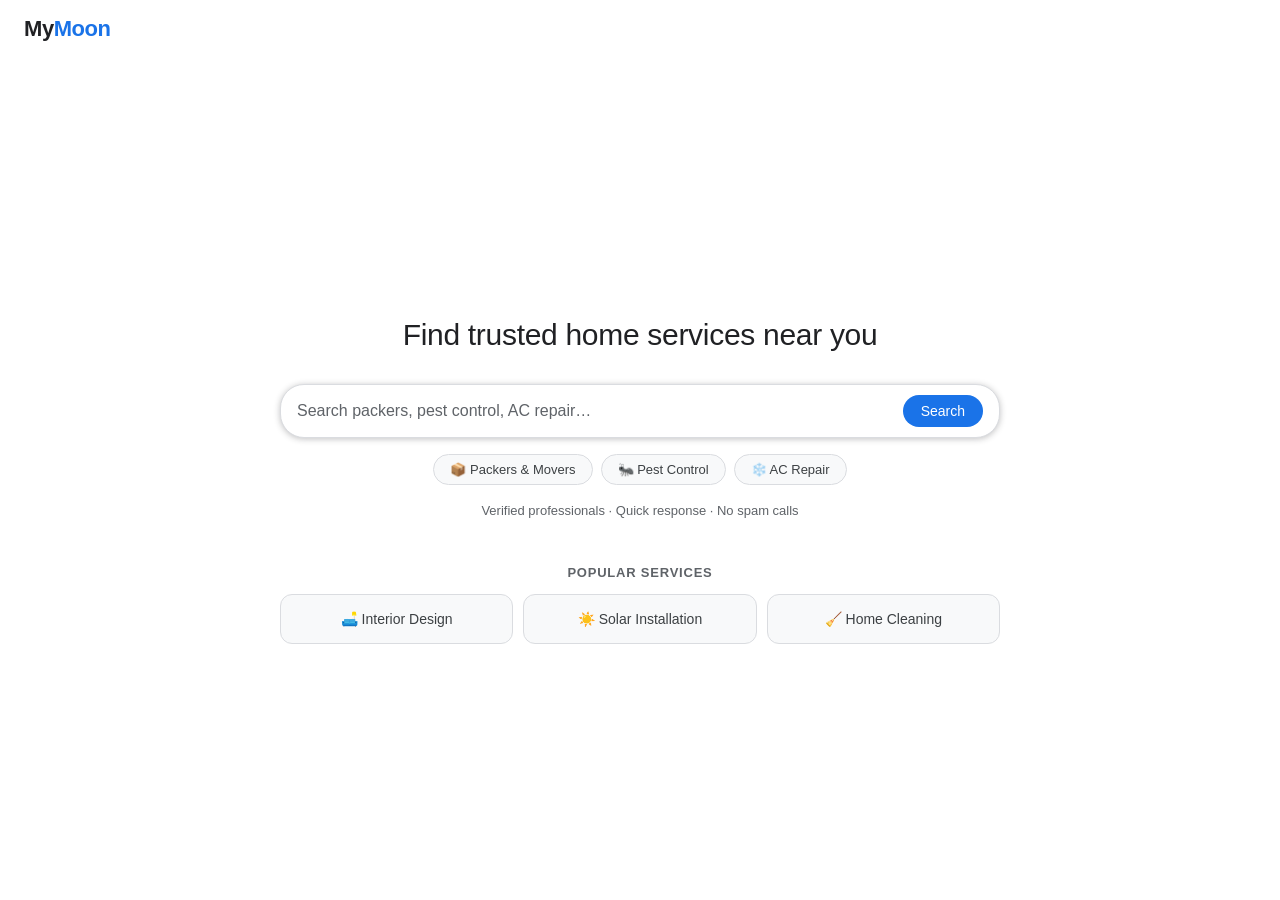
<file: index.html>
<!DOCTYPE html>
<html lang="en">
<head>
  <meta charset="UTF-8">
  <meta name="viewport" content="width=device-width, initial-scale=1.0">

  <!-- SEO -->
  <title>MyMoon – Find Trusted Home Services Near You</title>
  <meta name="description" content="Book verified packers & movers, pest control, AC repair and more near you. Fast response, affordable prices, no spam. MyMoon connects you with trusted service professionals.">
  <meta name="keywords" content="packers and movers near me, pest control near me, AC repair near me, home services, house shifting, termite treatment">
  <meta name="robots" content="index, follow">
  <link rel="canonical" href="https://mymoon-brown.vercel.app/">

  <!-- Open Graph -->
  <meta property="og:type" content="website">
  <meta property="og:title" content="MyMoon – Find Trusted Home Services Near You">
  <meta property="og:description" content="Book verified packers & movers, pest control, AC repair and more. Fast response, no spam.">
  <meta property="og:url" content="https://mymoon-brown.vercel.app/">
  <meta property="og:site_name" content="MyMoon">

  <!-- Twitter Card -->
  <meta name="twitter:card" content="summary">
  <meta name="twitter:title" content="MyMoon – Trusted Home Services">
  <meta name="twitter:description" content="Book packers & movers, pest control, AC repair and more near you.">

  <!-- Schema.org LocalBusiness -->
  <script type="application/ld+json">
  {
    "@context": "https://schema.org",
    "@type": "LocalBusiness",
    "name": "MyMoon",
    "description": "Find trusted home services near you – packers & movers, pest control, AC repair and more.",
    "url": "https://mymoon-brown.vercel.app/",
    "serviceType": ["Packers and Movers", "Pest Control", "AC Repair", "Home Services"]
  }
  </script>

  <link rel="stylesheet" href="style.css">
</head>

<body>

  <div class="page">

    <!-- NAVBAR -->
    <nav class="navbar" aria-label="Main navigation">
      <a href="/" class="logo" aria-label="MyMoon Home">My<span>Moon</span></a>
    </nav>

    <!-- CENTER CONTENT -->
    <main class="center">
      <div class="container fade-in">

        <!-- HEADLINE -->
        <h1 class="title">
          Find trusted home services near you
        </h1>

        <!-- SEARCH FORM -->
        <div class="search-wrapper">
          <form id="searchForm" role="search" aria-label="Search services">
            <div class="search-box">
              <input 
                type="search"
                id="searchInput"
                class="search-input"
                placeholder="Search packers, pest control, AC repair…"
                autocomplete="off"
                aria-label="Search for services"
                required
              >
              <button type="submit" class="search-btn" aria-label="Search">
                Search
              </button>
            </div>
          </form>

          <!-- SUGGESTIONS -->
          <div class="suggestions" id="suggestionsBox" role="listbox" aria-label="Search suggestions"></div>
        </div>

        <!-- SUGGESTION CHIPS -->
        <div class="chips" role="list" aria-label="Popular service categories">
          <div class="chip" role="listitem" onclick="selectService('packers and movers')">📦 Packers & Movers</div>
          <div class="chip" role="listitem" onclick="selectService('pest control')">🐜 Pest Control</div>
          <div class="chip" role="listitem" onclick="selectService('ac repair')">❄️ AC Repair</div>
        </div>

        <!-- TRUST TEXT -->
        <p class="trust">
          Verified professionals · Quick response · No spam calls
        </p>

        <!-- POPULAR SERVICES SECTION -->
        <section class="section" aria-label="Popular services">

          <div class="section-title">Popular services</div>

          <div class="grid">
            <div class="card" onclick="selectService('interior design')" tabindex="0" role="button" aria-label="Interior Design service">
              🛋️ Interior Design
            </div>
            <div class="card" onclick="selectService('solar installation')" tabindex="0" role="button" aria-label="Solar Installation service">
              ☀️ Solar Installation
            </div>
            <div class="card" onclick="selectService('home cleaning')" tabindex="0" role="button" aria-label="Home Cleaning service">
              🧹 Home Cleaning
            </div>
          </div>

        </section>

      </div>
    </main>

  </div>

  <script>
    const form = document.getElementById("searchForm");
    const input = document.getElementById("searchInput");
    const box = document.getElementById("suggestionsBox");

    const suggestions = [
      "packers and movers near me",
      "house shifting services",
      "office relocation",
      "pest control near me",
      "termite treatment",
      "cockroach control",
      "ac repair near me",
      "ac gas refill",
      "ac installation",
      "home cleaning services",
      "interior design",
      "solar installation"
    ];

    input.addEventListener("input", function () {
      const value = this.value.toLowerCase().trim();
      box.innerHTML = "";

      if (!value) {
        box.style.display = "none";
        return;
      }

      const filtered = suggestions.filter(item => item.includes(value)).slice(0, 6);

      filtered.forEach(item => {
        const div = document.createElement("div");
        div.className = "suggestion-item";
        div.textContent = item;
        div.setAttribute("role", "option");
        div.onclick = () => selectService(item);
        box.appendChild(div);
      });

      box.style.display = filtered.length ? "block" : "none";
    });

    input.addEventListener("keydown", function (e) {
      if (e.key === "Escape") box.style.display = "none";
    });

    document.addEventListener("click", function (e) {
      if (!e.target.closest(".search-wrapper")) box.style.display = "none";
    });

    form.addEventListener("submit", function (e) {
      e.preventDefault();
      if (input.value.trim()) selectService(input.value);
    });

    // Keyboard support for cards
    document.querySelectorAll(".card[tabindex]").forEach(card => {
      card.addEventListener("keydown", e => {
        if (e.key === "Enter" || e.key === " ") card.click();
      });
    });

    function selectService(service) {
      input.value = service;
      box.style.display = "none";
      handleSearch(service);
    }

    function handleSearch(query) {
      query = query.toLowerCase().trim();
      if (!query) return;

      if (query.includes("pack") || query.includes("move") || query.includes("shift") || query.includes("reloc")) {
        window.location.href = "movers.html?query=" + encodeURIComponent(query);
      } else if (query.includes("pest") || query.includes("termite") || query.includes("cockroach") || query.includes("bed bug")) {
        window.location.href = "pest.html?query=" + encodeURIComponent(query);
      } else if (query.includes("ac") || query.includes("cool") || query.includes("air condition")) {
        window.location.href = "ac.html?query=" + encodeURIComponent(query);
      } else {
        window.location.href = "general.html?query=" + encodeURIComponent(query);
      }
    }
  </script>

</body>
</html>
</file>
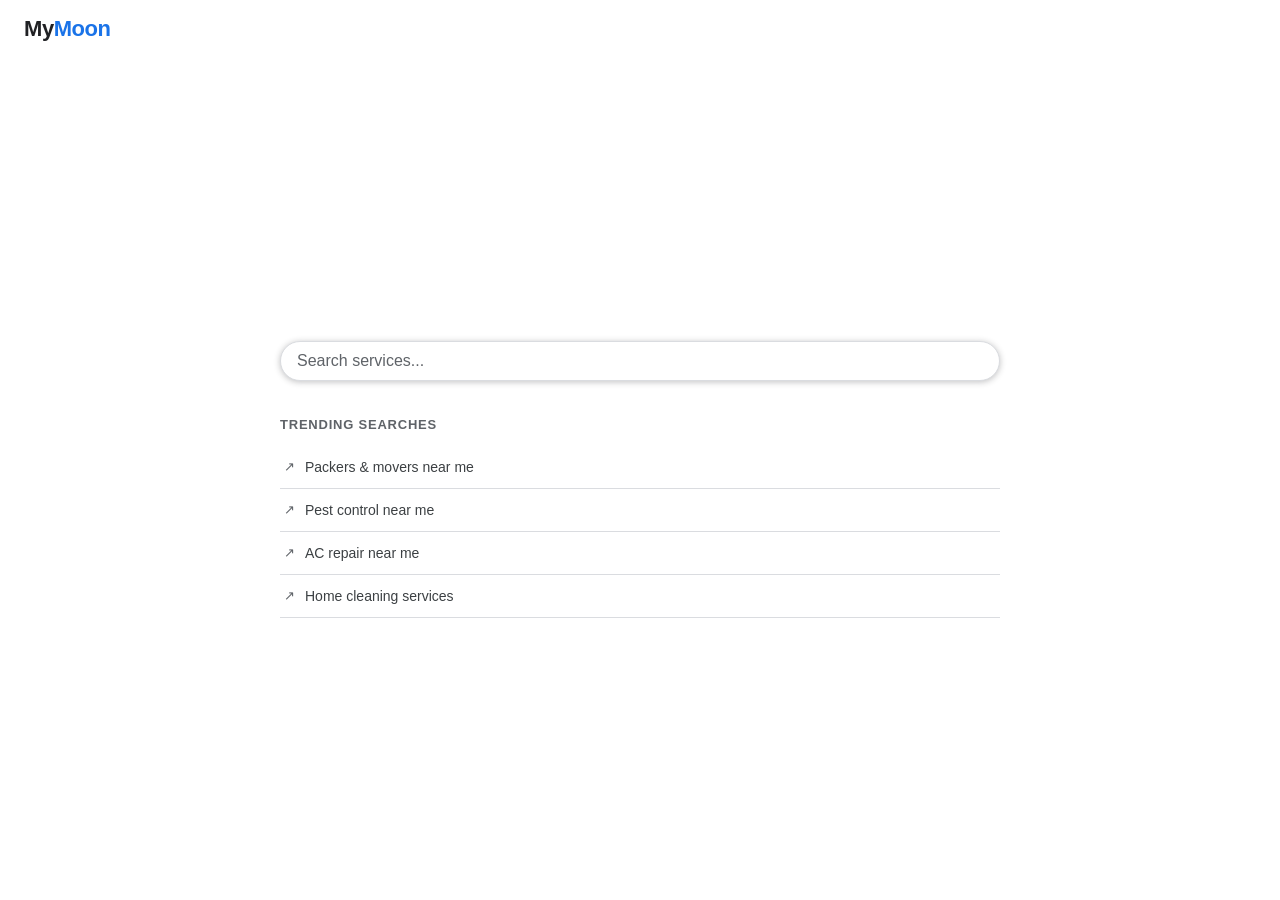
<file: 1.html>
<!DOCTYPE html>
<html lang="en">
<head>
  <meta charset="UTF-8">
  <meta name="viewport" content="width=device-width, initial-scale=1.0">

  <!-- SEO -->
  <title>Search Home Services – MyMoon</title>
  <meta name="description" content="Search for packers and movers, pest control, AC repair and other home services near you. Trending searches and quick results.">
  <meta name="robots" content="index, follow">

  <link rel="stylesheet" href="style.css">
</head>

<body>

  <div class="page">

    <nav class="navbar" aria-label="Main navigation">
      <a href="index.html" class="logo" aria-label="MyMoon Home">My<span>Moon</span></a>
    </nav>

    <main class="center">
      <div class="container">

        <!-- SEARCH -->
        <div class="search-wrapper">
          <form id="searchForm" role="search" aria-label="Search services">
            <div class="search-box">
              <input 
                type="search"
                id="searchInput"
                class="search-input"
                placeholder="Search services..."
                autocomplete="off"
                aria-label="Search for services"
              >
            </div>
          </form>

          <!-- SUGGESTIONS -->
          <div class="suggestions" id="suggestionsBox" role="listbox" aria-label="Suggestions"></div>
        </div>

        <!-- TRENDING -->
        <nav class="trending" aria-label="Trending searches">
          <div class="section-title">Trending searches</div>

          <div class="trend-item" onclick="goSearch('packers and movers near me')" tabindex="0" role="link" aria-label="Search packers and movers near me">
            Packers &amp; movers near me
          </div>
          <div class="trend-item" onclick="goSearch('pest control near me')" tabindex="0" role="link" aria-label="Search pest control near me">
            Pest control near me
          </div>
          <div class="trend-item" onclick="goSearch('ac repair near me')" tabindex="0" role="link" aria-label="Search AC repair near me">
            AC repair near me
          </div>
          <div class="trend-item" onclick="goSearch('home cleaning services')" tabindex="0" role="link" aria-label="Search home cleaning services">
            Home cleaning services
          </div>
        </nav>

      </div>
    </main>

  </div>

  <script>
    const input = document.getElementById("searchInput");
    const box = document.getElementById("suggestionsBox");

    const suggestions = [
      "packers and movers near me",
      "house shifting services",
      "office relocation",
      "pest control near me",
      "termite treatment",
      "cockroach control",
      "ac repair near me",
      "ac gas refill",
      "ac installation",
      "home cleaning services",
      "sofa cleaning",
      "bathroom cleaning"
    ];

    input.addEventListener("input", function () {
      const value = this.value.toLowerCase().trim();
      box.innerHTML = "";

      if (!value) {
        box.style.display = "none";
        return;
      }

      const filtered = suggestions.filter(item => item.includes(value)).slice(0, 6);
      filtered.forEach(item => {
        const div = document.createElement("div");
        div.className = "suggestion-item";
        div.textContent = item;
        div.setAttribute("role", "option");
        div.onclick = () => goSearch(item);
        box.appendChild(div);
      });

      box.style.display = filtered.length ? "block" : "none";
    });

    document.getElementById("searchForm").addEventListener("submit", function (e) {
      e.preventDefault();
      if (input.value.trim()) goSearch(input.value);
    });

    document.querySelectorAll('.trend-item').forEach(item => {
      item.addEventListener("keydown", e => {
        if (e.key === "Enter") item.click();
      });
    });

    document.addEventListener("click", function (e) {
      if (!e.target.closest(".search-wrapper")) box.style.display = "none";
    });

    function goSearch(query) {
      query = query.toLowerCase().trim();
      if (query.includes("pack") || query.includes("move") || query.includes("shift")) {
        window.location.href = "movers.html?query=" + encodeURIComponent(query);
      } else if (query.includes("pest") || query.includes("termite") || query.includes("cockroach")) {
        window.location.href = "pest.html?query=" + encodeURIComponent(query);
      } else if (query.includes("ac") || query.includes("cool") || query.includes("air condition")) {
        window.location.href = "ac.html?query=" + encodeURIComponent(query);
      } else {
        window.location.href = "general.html?query=" + encodeURIComponent(query);
      }
    }
  </script>

</body>
</html>
</file>
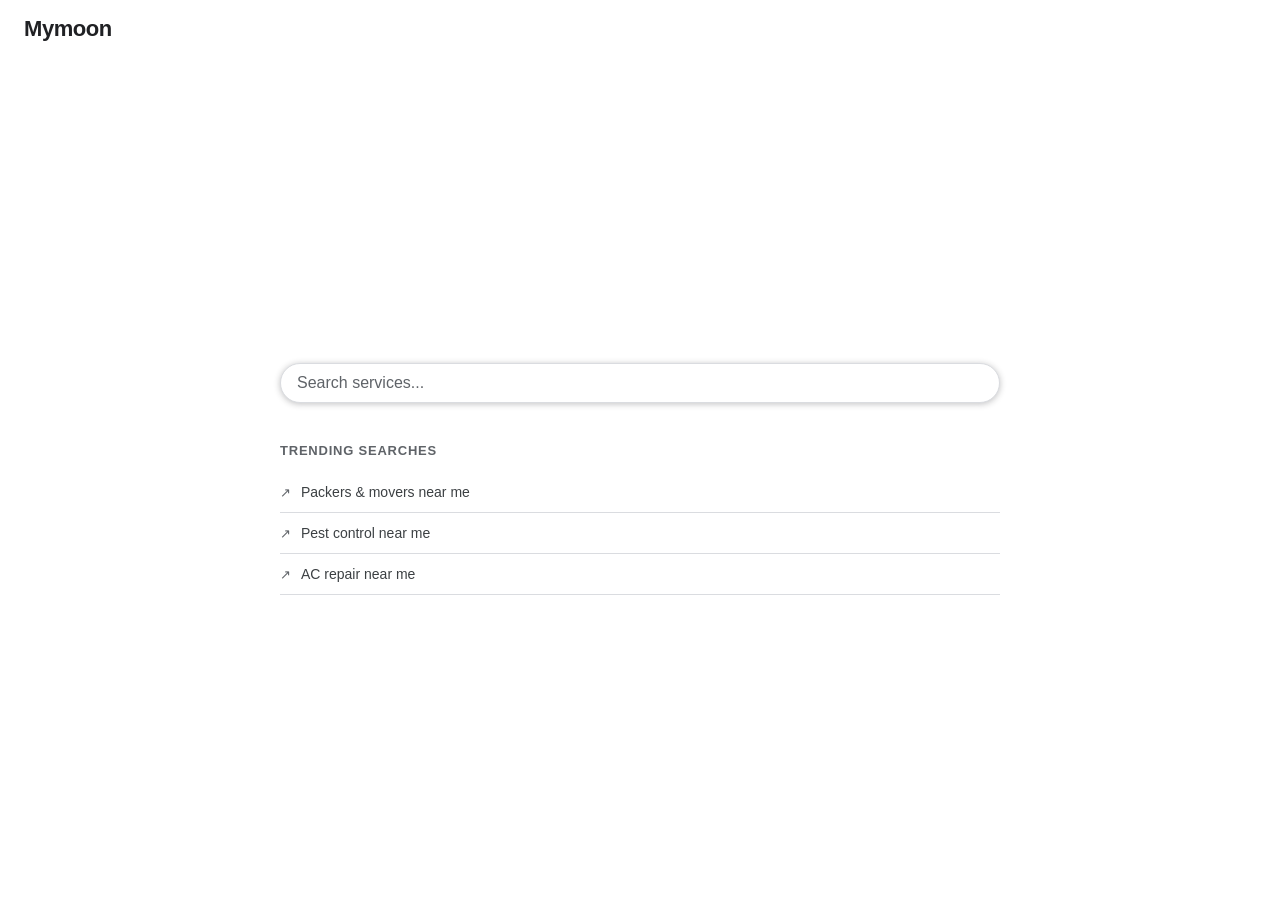
<file: 11.html>
<!DOCTYPE html>
<html lang="en">
<head>
  <meta charset="UTF-8">
  <meta name="viewport" content="width=device-width, initial-scale=1.0">
  <title>Mymoon</title>

  <link rel="stylesheet" href="style.css">

  <style>
    .search-wrapper {
      position: relative;
    }

    .suggestions {
      position: absolute;
      width: 100%;
      top: 100%;
      margin-top: 8px;
      background: var(--surface);
      border: 1px solid var(--border);
      border-radius: 16px;
      overflow: hidden;
      display: none;
      z-index: 10;
    }

    .suggestion-item {
      padding: 12px 16px;
      cursor: pointer;
      font-size: 14px;
    }

    .suggestion-item:hover {
      background: var(--elevated);
    }

    .trending {
      margin-top: 40px;
    }

    .trend-item {
      padding: 12px 0;
      border-bottom: 1px solid var(--border);
      font-size: 14px;
      cursor: pointer;
    }

    .trend-item:hover {
      color: var(--primary);
    }
  </style>

</head>

<body>

<div class="page">

  <div class="navbar">
    <div class="logo">Mymoon</div>
  </div>

  <div class="center">
    <div class="container">

      <!-- SEARCH -->
      <div class="search-wrapper">

        <form id="searchForm">
          <div class="search-box">
            <input 
              type="text"
              id="searchInput"
              class="search-input"
              placeholder="Search services..."
              autocomplete="off"
            >
          </div>
        </form>

        <!-- SUGGESTIONS -->
        <div class="suggestions" id="suggestionsBox"></div>

      </div>

      <!-- TRENDING -->
      <div class="trending">

        <div class="section-title">Trending searches</div>

        <div class="trend-item" onclick="goSearch('packers and movers near me')">
          Packers & movers near me
        </div>

        <div class="trend-item" onclick="goSearch('pest control near me')">
          Pest control near me
        </div>

        <div class="trend-item" onclick="goSearch('ac repair near me')">
          AC repair near me
        </div>

      </div>

    </div>
  </div>

</div>

<script>

const input = document.getElementById("searchInput");
const box = document.getElementById("suggestionsBox");

// Suggestion data (important)
const suggestions = [
  "packers and movers near me",
  "house shifting services",
  "pest control near me",
  "termite treatment",
  "ac repair near me",
  "ac gas refill",
  "home cleaning services"
];

// Show suggestions
input.addEventListener("input", function() {
  const value = this.value.toLowerCase();

  box.innerHTML = "";

  if (!value) {
    box.style.display = "none";
    return;
  }

  const filtered = suggestions.filter(item =>
    item.includes(value)
  );

  filtered.forEach(item => {
    const div = document.createElement("div");
    div.className = "suggestion-item";
    div.innerText = item;

    div.onclick = () => goSearch(item);

    box.appendChild(div);
  });

  box.style.display = "block";
});

// Search submit
document.getElementById("searchForm").addEventListener("submit", function(e) {
  e.preventDefault();
  goSearch(input.value);
});

// Routing
function goSearch(query) {
  query = query.toLowerCase();

  if (query.includes("pack") || query.includes("move")) {
    window.location.href = "movers.html?query=" + encodeURIComponent(query);
  }
  else if (query.includes("pest") || query.includes("termite")) {
    window.location.href = "pest.html?query=" + encodeURIComponent(query);
  }
  else if (query.includes("ac")) {
    window.location.href = "ac.html?query=" + encodeURIComponent(query);
  }
  else {
    window.location.href = "general.html?query=" + encodeURIComponent(query);
  }
}

// Close suggestions when clicking outside
document.addEventListener("click", function(e) {
  if (!e.target.closest(".search-wrapper")) {
    box.style.display = "none";
  }
});

</script>

</body>
</html>
</file>
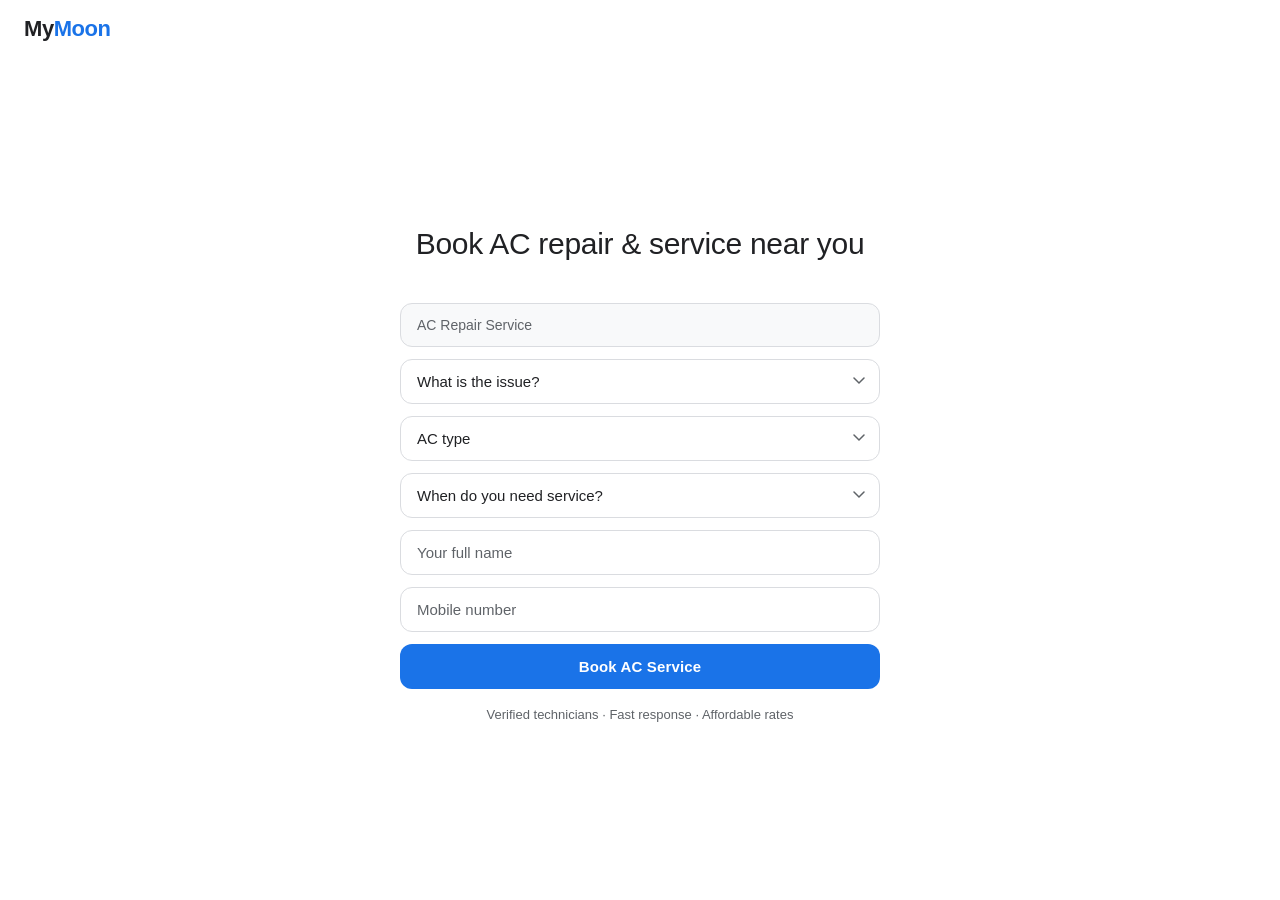
<file: ac.html>
<!DOCTYPE html>
<html lang="en">
<head>
  <meta charset="UTF-8">
  <meta name="viewport" content="width=device-width, initial-scale=1.0">

  <!-- SEO -->
  <title>AC Repair Near Me – Gas Refill & Service | MyMoon</title>
  <meta name="description" content="Book AC repair, gas refill, installation and service near you. Verified technicians, fast response, affordable rates. Split, window and central AC serviced.">
  <meta name="keywords" content="AC repair near me, AC gas refill, air conditioner service, AC installation, split AC repair, window AC repair">
  <meta name="robots" content="index, follow">
  <link rel="canonical" href="https://mymoon-brown.vercel.app/ac.html">

  <!-- Open Graph -->
  <meta property="og:type" content="website">
  <meta property="og:title" content="AC Repair & Service | MyMoon">
  <meta property="og:description" content="Book AC repair, gas refill and service near you. Fast response, affordable rates.">
  <meta property="og:url" content="https://mymoon-brown.vercel.app/ac.html">

  <link rel="stylesheet" href="style.css">
</head>

<body>

  <div class="page">

    <!-- NAVBAR -->
    <nav class="navbar" aria-label="Main navigation">
      <a href="index.html" class="logo" aria-label="Back to MyMoon Home">My<span>Moon</span></a>
    </nav>

    <!-- CENTER -->
    <main class="center">
      <div class="container">

        <h1 class="title">
          Book AC repair &amp; service near you
        </h1>

        <div class="form-container fade-in">

          <form id="leadForm" novalidate>

            <input type="hidden" name="service" value="AC Repair">
            <input type="hidden" name="_subject" value="New AC Repair Lead – MyMoon">

            <!-- Query (prefilled) -->
            <div class="form-group">
              <input 
                type="text"
                id="userQuery"
                name="query"
                class="input"
                readonly
                aria-label="Your search query"
              >
            </div>

            <!-- Issue -->
            <div class="form-group">
              <select name="issue" class="input" required aria-label="Describe the AC issue">
                <option value="">What is the issue?</option>
                <option>Not cooling</option>
                <option>Gas refill needed</option>
                <option>Water leakage</option>
                <option>Strange noise</option>
                <option>AC not turning on</option>
                <option>New installation</option>
                <option>Annual service / cleaning</option>
              </select>
            </div>

            <!-- AC Type -->
            <div class="form-group">
              <select name="ac_type" class="input" required aria-label="Type of AC">
                <option value="">AC type</option>
                <option>Split AC</option>
                <option>Window AC</option>
                <option>Cassette / Central AC</option>
              </select>
            </div>

            <!-- Urgency -->
            <div class="form-group">
              <select name="urgency" class="input" required aria-label="When do you need service">
                <option value="">When do you need service?</option>
                <option>Urgent (today)</option>
                <option>Within 24 hours</option>
                <option>This week</option>
                <option>Planning ahead</option>
              </select>
            </div>

            <!-- Name -->
            <div class="form-group">
              <input 
                type="text"
                name="name"
                placeholder="Your full name"
                class="input"
                required
                autocomplete="name"
                aria-label="Your name"
              >
            </div>

            <!-- Phone -->
            <div class="form-group">
              <input 
                type="tel"
                name="phone"
                placeholder="Mobile number"
                class="input"
                pattern="[6-9][0-9]{9}"
                minlength="10"
                maxlength="10"
                inputmode="numeric"
                required
                autocomplete="tel"
                aria-label="Mobile number"
              >
            </div>

            <!-- Submit -->
            <button type="submit" class="btn" id="submitBtn">
              Book AC Service
            </button>

            <p class="trust">
              Verified technicians · Fast response · Affordable rates
            </p>

          </form>

        </div>

      </div>
    </main>

  </div>

  <script>
    const params = new URLSearchParams(window.location.search);
    const query = params.get("query");
    document.getElementById("userQuery").value = query || "AC Repair Service";

    const form = document.getElementById("leadForm");
    const btn = document.getElementById("submitBtn");

    form.addEventListener("submit", async function (e) {
      e.preventDefault();

      const phone = form.querySelector('input[name="phone"]').value;
      if (!/^[6-9][0-9]{9}$/.test(phone)) {
        alert("Please enter a valid 10-digit Indian mobile number.");
        return;
      }

      btn.textContent = "Submitting…";
      btn.disabled = true;

      const formData = new FormData(form);
      const service = formData.get("service") || "service";

      try {
        await fetch("https://formspree.io/f/xwvrdjjz", {
          method: "POST",
          body: formData,
          headers: { Accept: "application/json" }
        });
        window.location.href = "thankyou.html?service=" + encodeURIComponent(service);
      } catch (err) {
        alert("Something went wrong. Please try again.");
        btn.textContent = "Book AC Service";
        btn.disabled = false;
      }
    });
  </script>

</body>
</html>
</file>
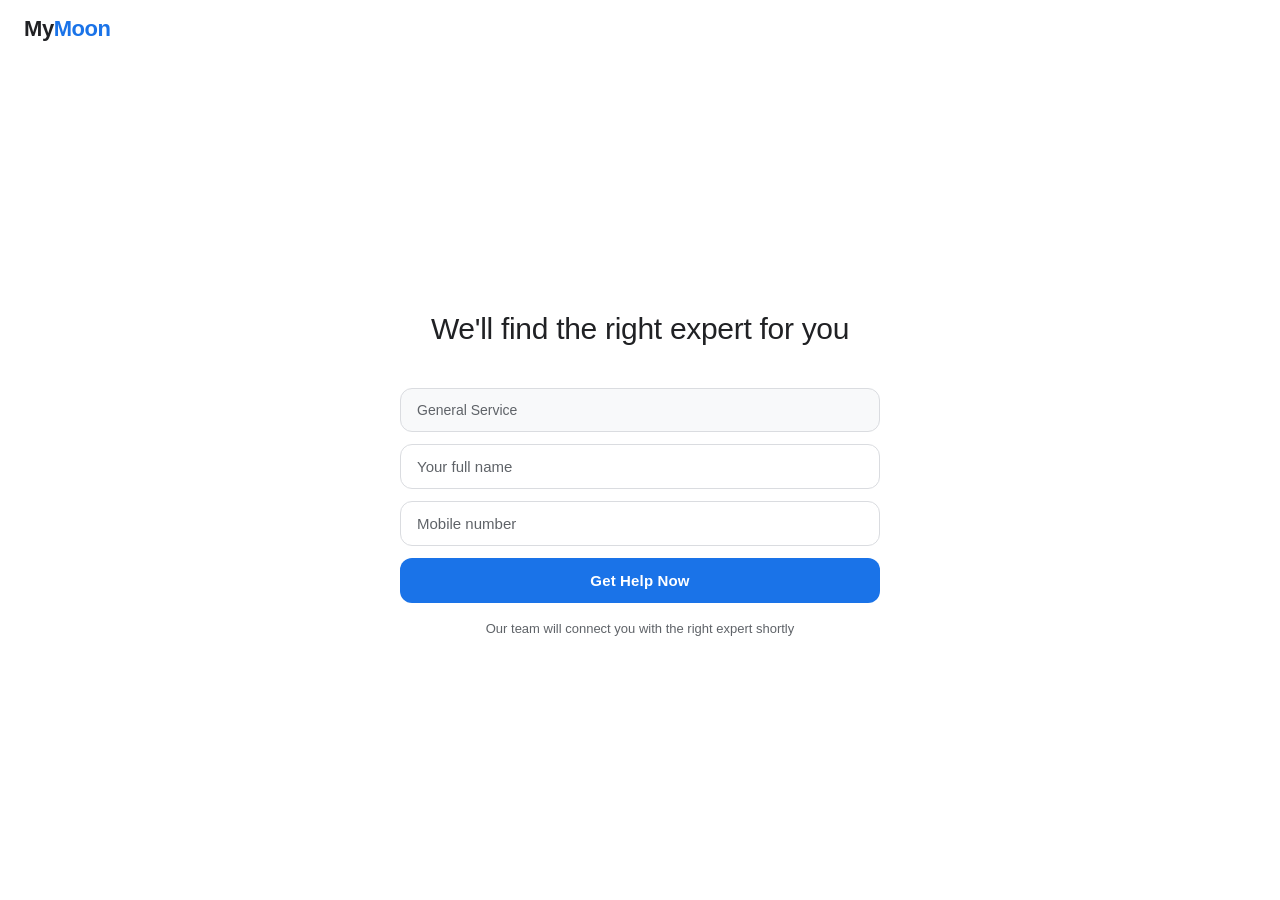
<file: general.html>
<!DOCTYPE html>
<html lang="en">
<head>
  <meta charset="UTF-8">
  <meta name="viewport" content="width=device-width, initial-scale=1.0">

  <!-- SEO -->
  <title>Request Any Home Service – MyMoon</title>
  <meta name="description" content="Can't find what you need? Tell us and we'll connect you with the right service professional near you. Fast, trusted, no spam.">
  <meta name="robots" content="index, follow">
  <link rel="canonical" href="https://mymoon-brown.vercel.app/general.html">

  <link rel="stylesheet" href="style.css">
</head>

<body>

  <div class="page">

    <!-- NAVBAR -->
    <nav class="navbar" aria-label="Main navigation">
      <a href="index.html" class="logo" aria-label="Back to MyMoon Home">My<span>Moon</span></a>
    </nav>

    <!-- CENTER -->
    <main class="center">
      <div class="container">

        <h1 class="title">
          We'll find the right expert for you
        </h1>

        <div class="form-container fade-in">

          <form id="leadForm" novalidate>

            <input type="hidden" name="service" value="General Enquiry">
            <input type="hidden" name="_subject" value="New Service Enquiry – MyMoon">

            <!-- Query (prefilled) -->
            <div class="form-group">
              <input 
                type="text"
                id="userQuery"
                name="query"
                class="input"
                readonly
                aria-label="Your search query"
              >
            </div>

            <!-- Name -->
            <div class="form-group">
              <input 
                type="text"
                name="name"
                placeholder="Your full name"
                class="input"
                required
                autocomplete="name"
                aria-label="Your name"
              >
            </div>

            <!-- Phone -->
            <div class="form-group">
              <input 
                type="tel"
                name="phone"
                placeholder="Mobile number"
                class="input"
                pattern="[6-9][0-9]{9}"
                minlength="10"
                maxlength="10"
                inputmode="numeric"
                required
                autocomplete="tel"
                aria-label="Mobile number"
              >
            </div>

            <!-- Submit -->
            <button type="submit" class="btn" id="submitBtn">
              Get Help Now
            </button>

            <p class="trust">
              Our team will connect you with the right expert shortly
            </p>

          </form>

        </div>

      </div>
    </main>

  </div>

  <script>
    const params = new URLSearchParams(window.location.search);
    const query = params.get("query");
    document.getElementById("userQuery").value = query || "General Service";

    const form = document.getElementById("leadForm");
    const btn = document.getElementById("submitBtn");

    form.addEventListener("submit", async function (e) {
      e.preventDefault();

      const phone = form.querySelector('input[name="phone"]').value;
      if (!/^[6-9][0-9]{9}$/.test(phone)) {
        alert("Please enter a valid 10-digit Indian mobile number.");
        return;
      }

      btn.textContent = "Submitting…";
      btn.disabled = true;

      const formData = new FormData(form);
      const service = formData.get("service") || "service";

      try {
        await fetch("https://formspree.io/f/xwvrdjjz", {
          method: "POST",
          body: formData,
          headers: { Accept: "application/json" }
        });
        window.location.href = "thankyou.html?service=" + encodeURIComponent(service);
      } catch (err) {
        alert("Something went wrong. Please try again.");
        btn.textContent = "Get Help Now";
        btn.disabled = false;
      }
    });
  </script>

</body>
</html>
</file>
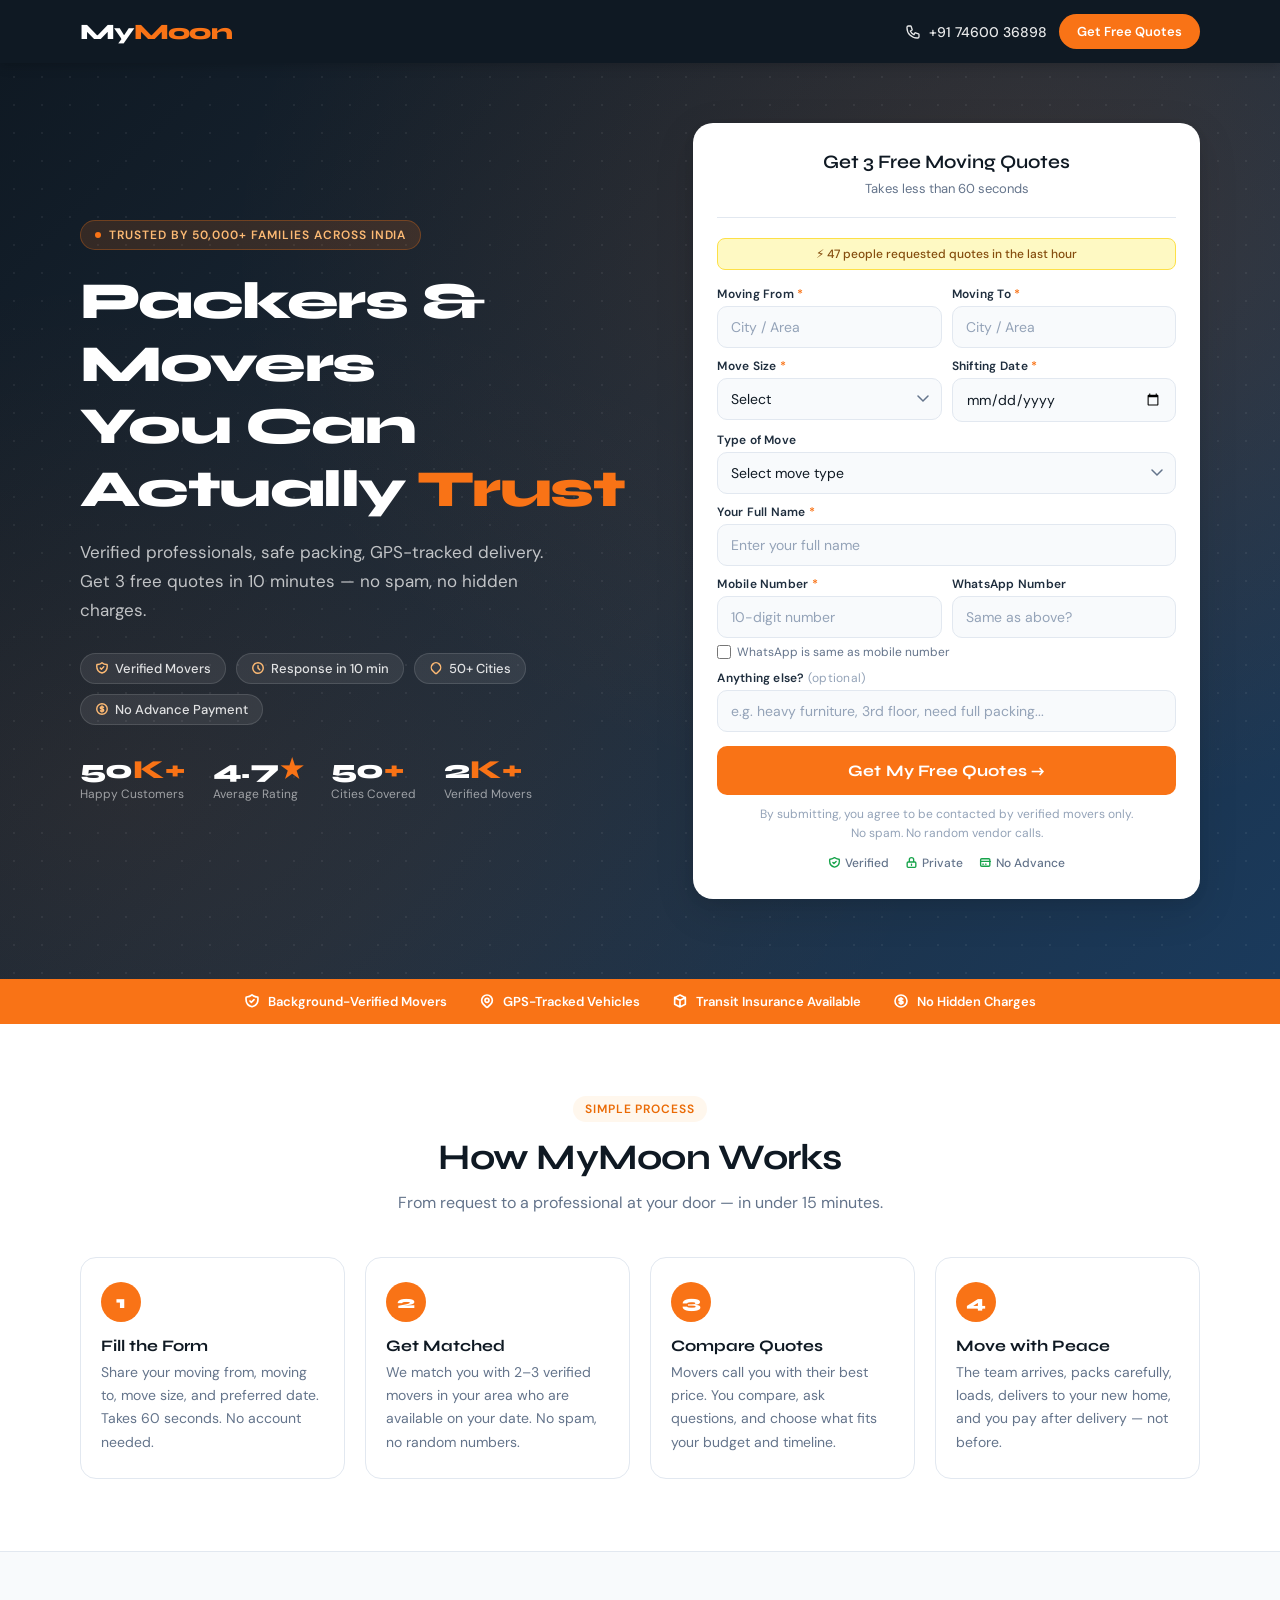
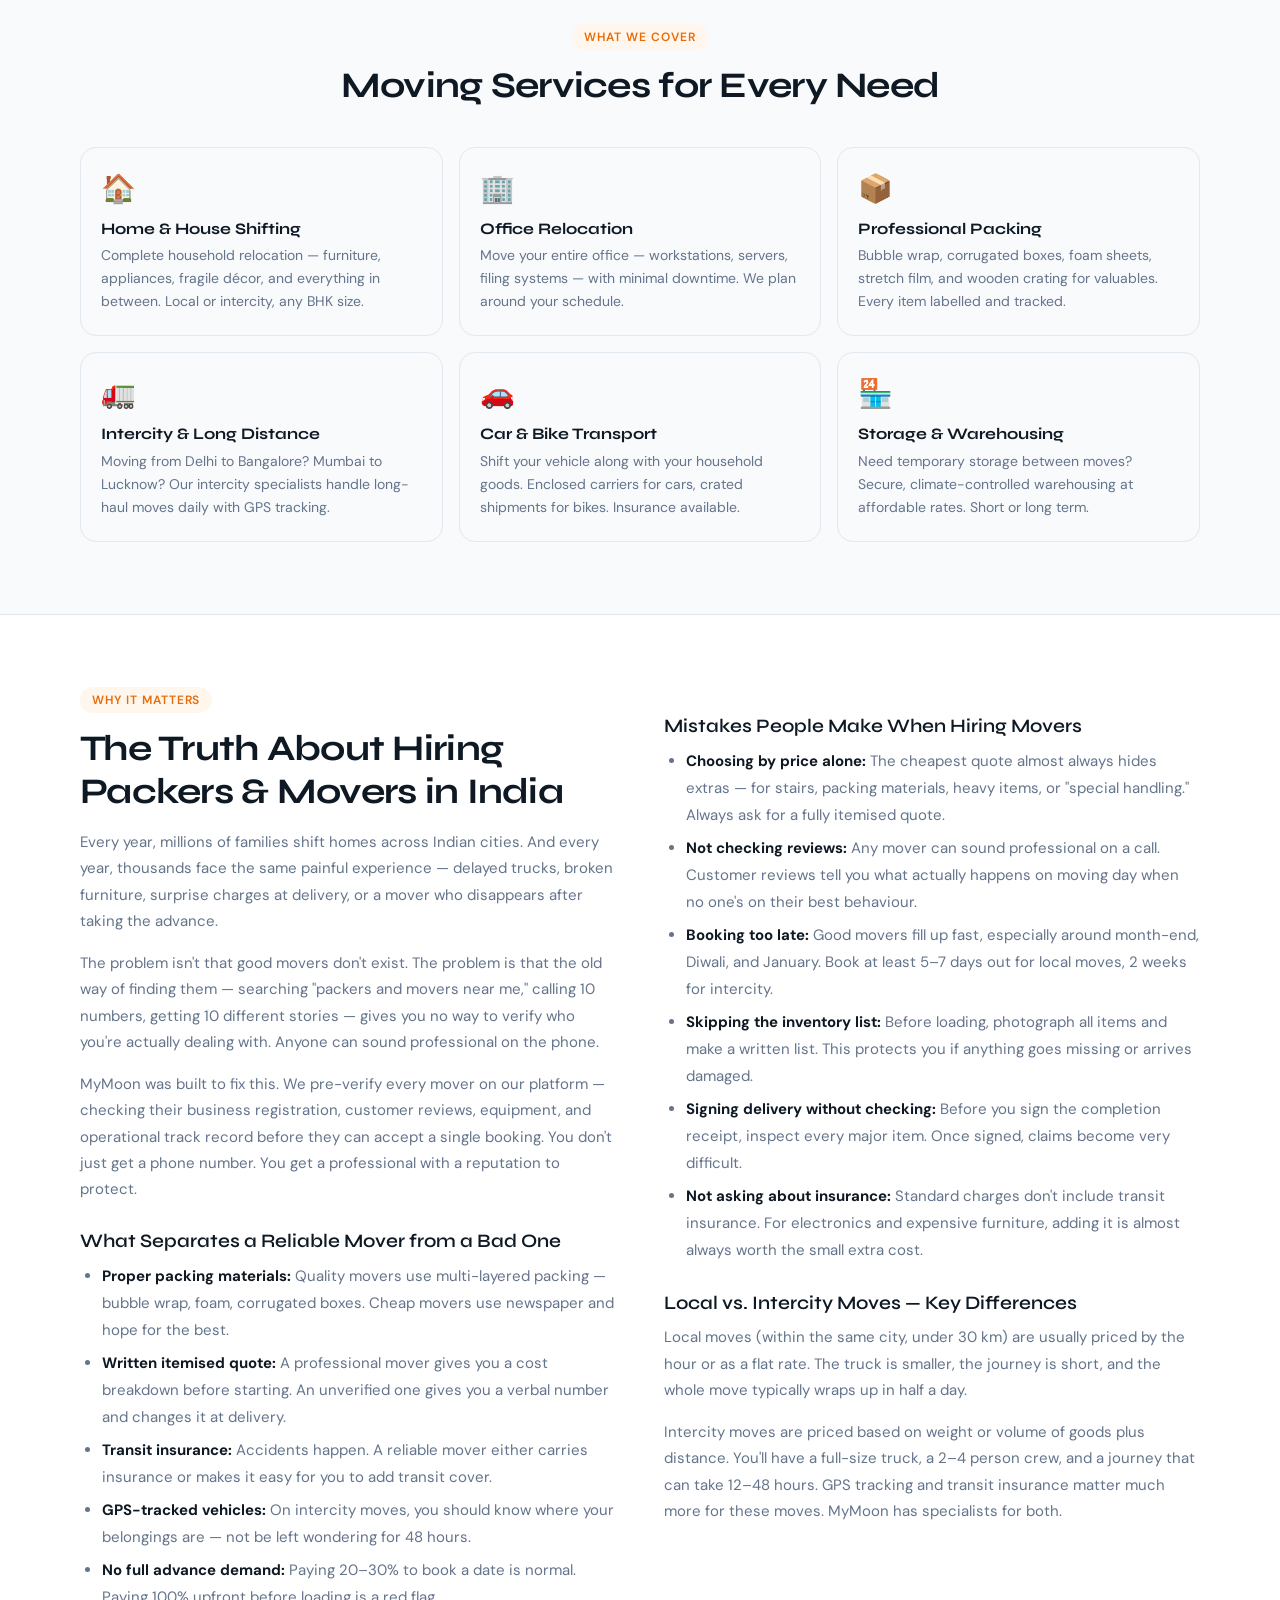
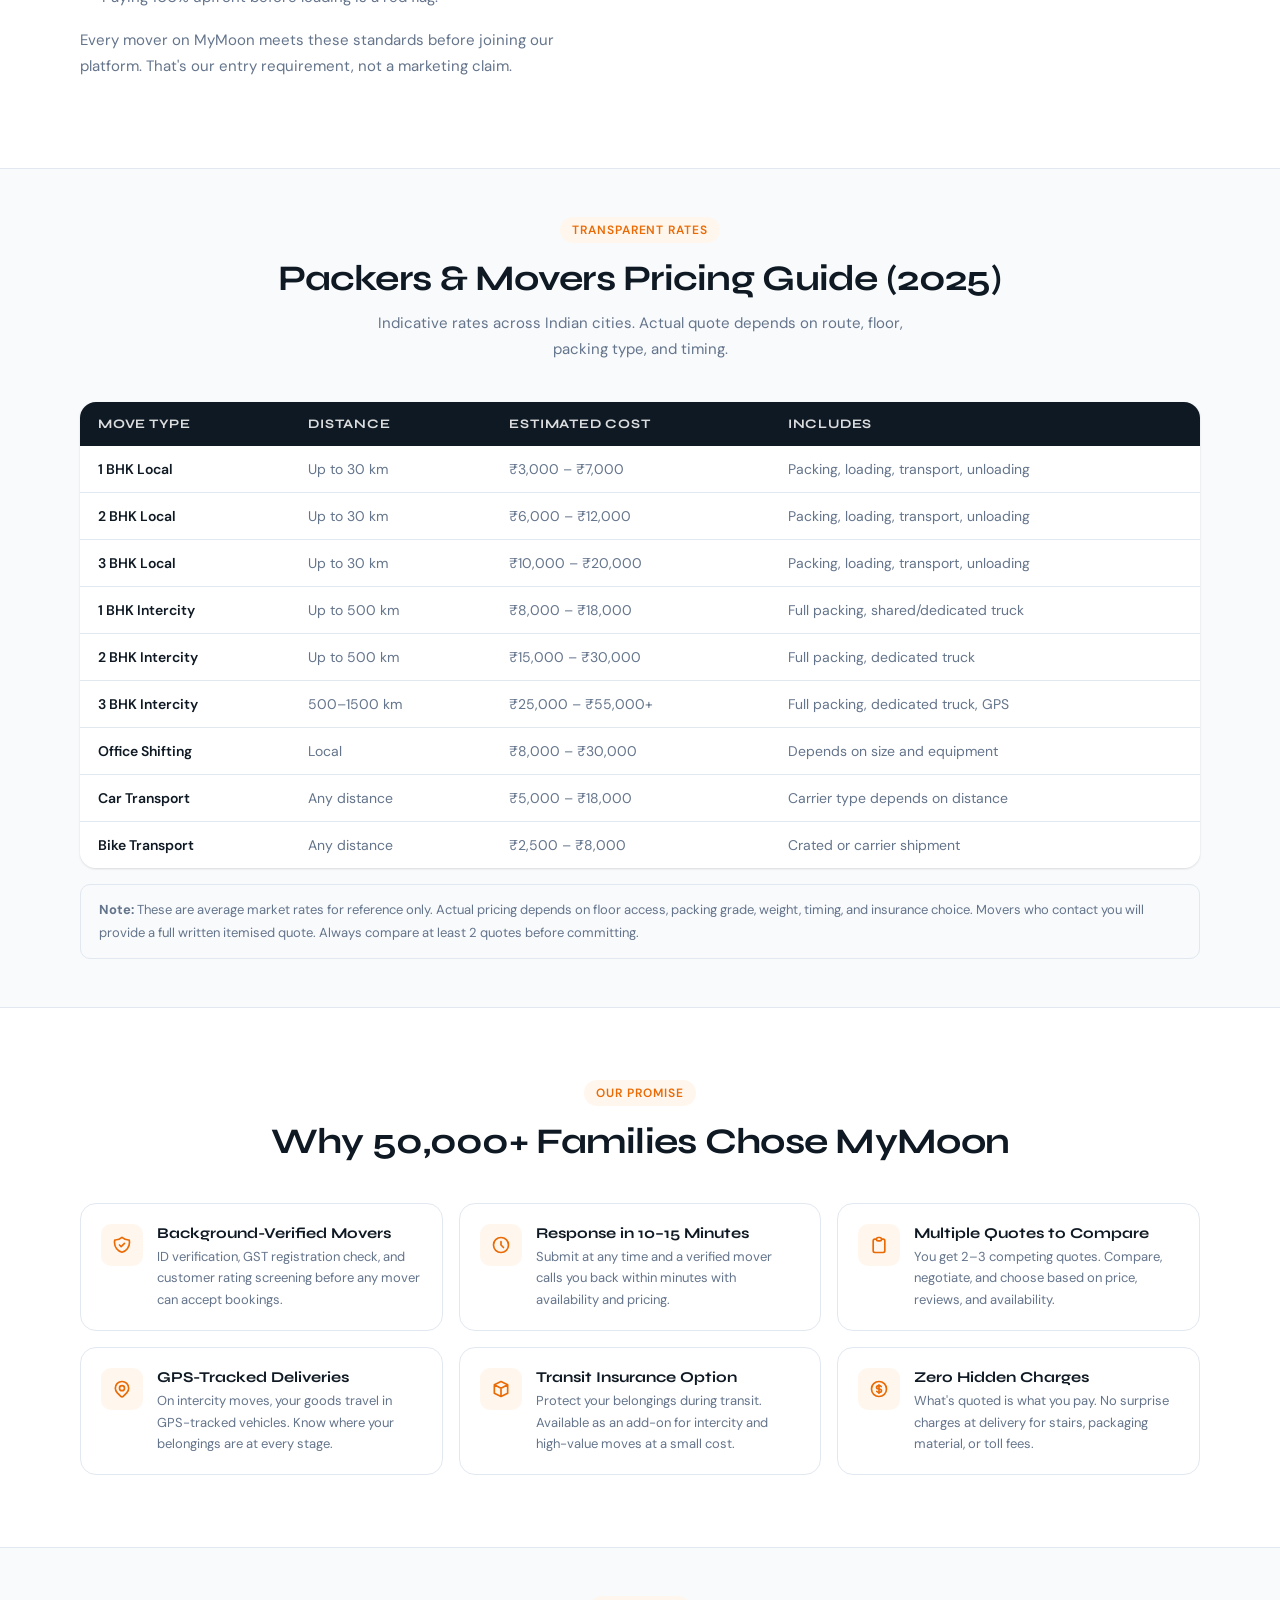
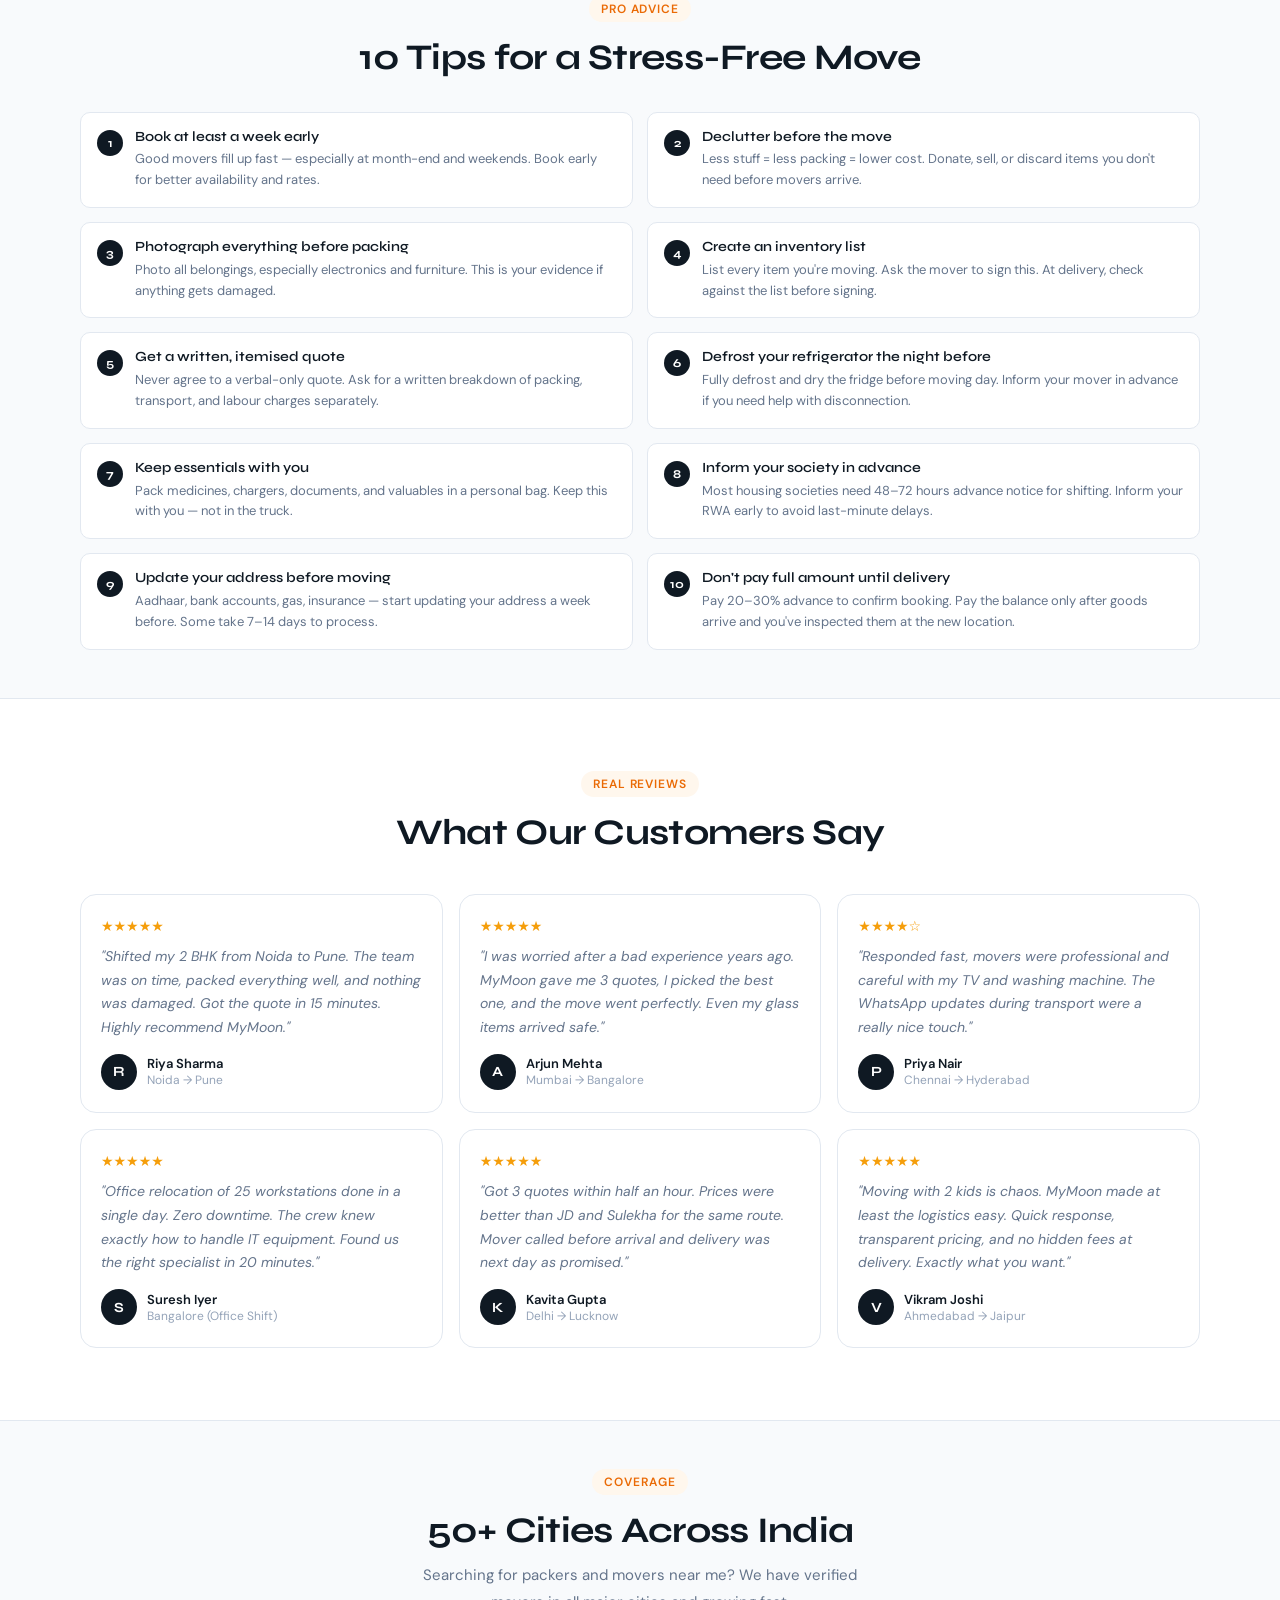
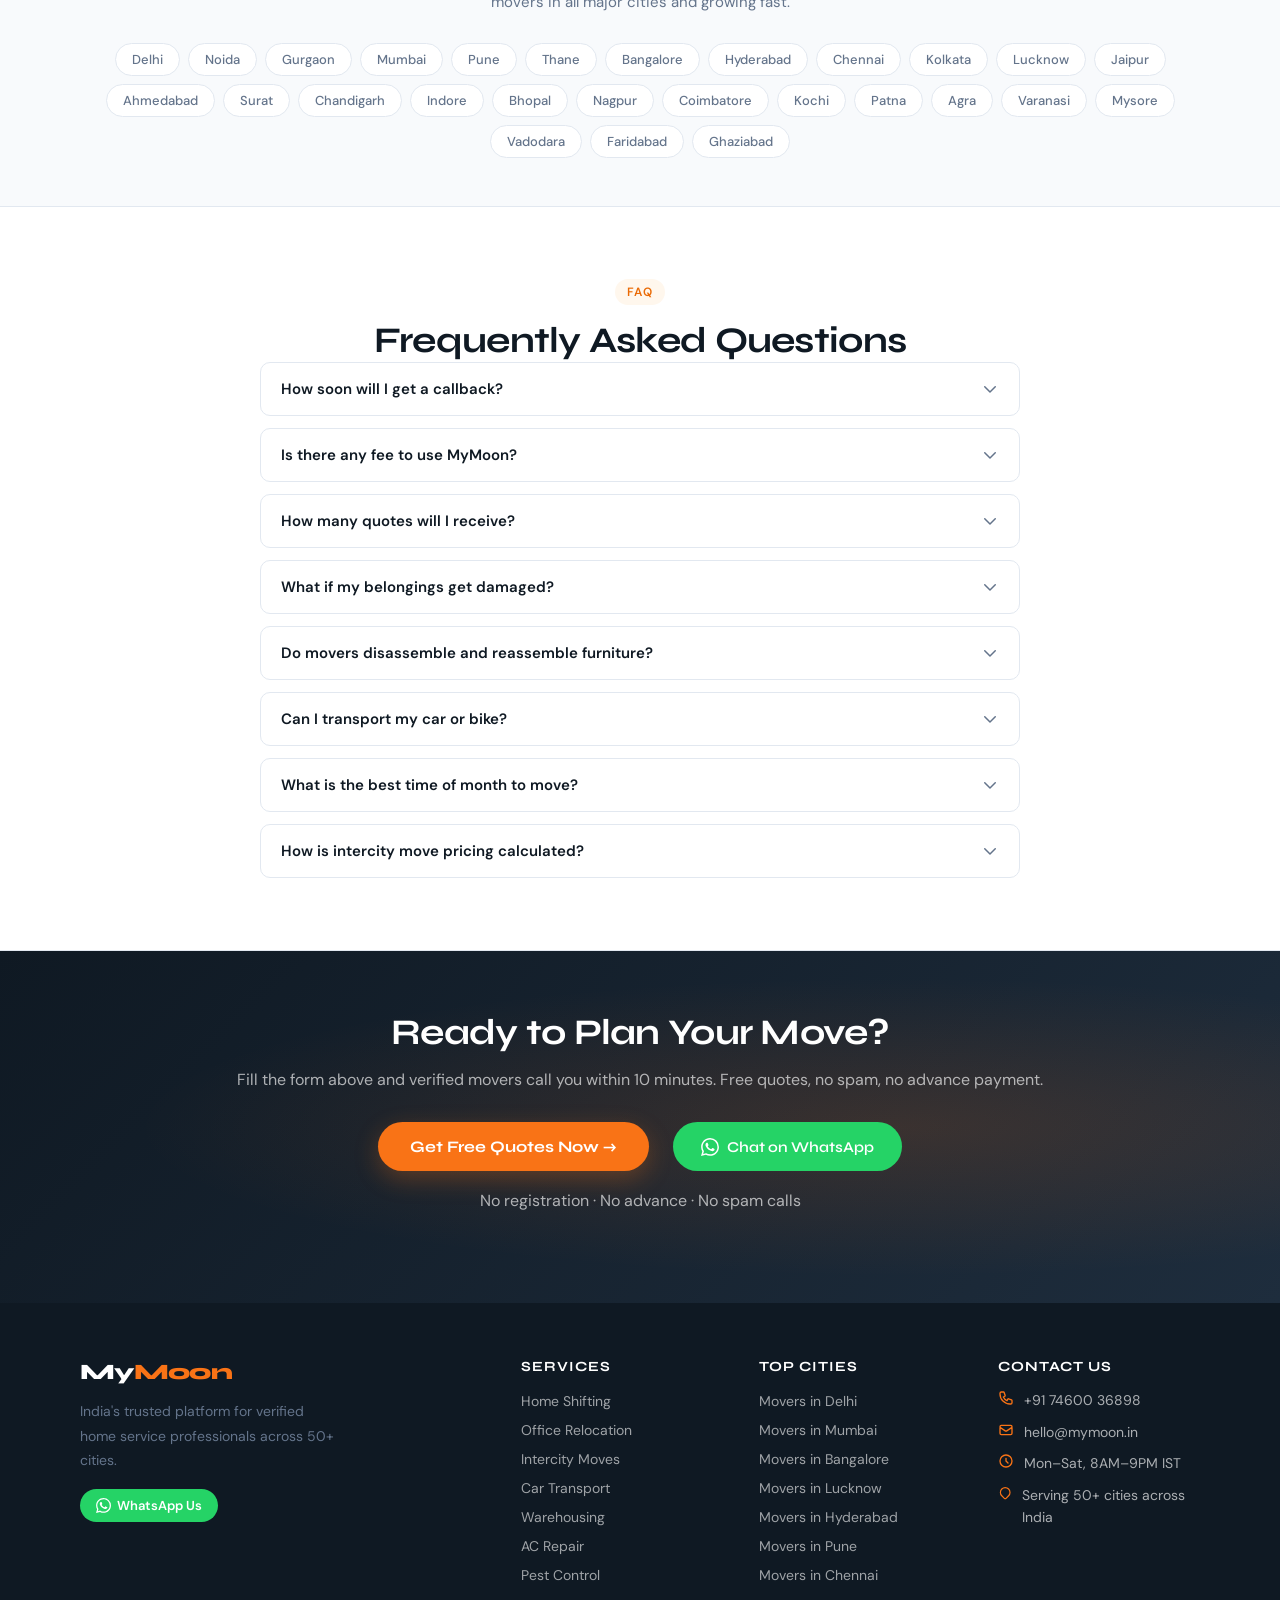
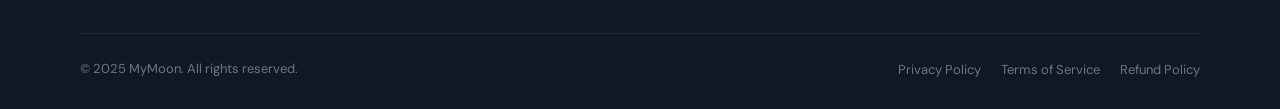
<file: movers-packers.html>
<!DOCTYPE html>
<html lang="en">
<head>
<meta charset="UTF-8">
<meta name="viewport" content="width=device-width, initial-scale=1.0">
<title>Packers and Movers Near You – Free Quotes | MyMoon</title>
<meta name="description" content="Book verified packers and movers near you. Safe packing, on-time delivery, affordable rates. Get 3 free quotes in 10 minutes. Serving Delhi, Mumbai, Bangalore, Lucknow and 50+ cities.">
<meta name="keywords" content="packers and movers near me, home shifting service, affordable movers, house relocation, office shifting, intercity movers India">
<meta name="robots" content="index, follow">
<meta property="og:type" content="website">
<meta property="og:title" content="Trusted Packers and Movers – Get 3 Free Quotes Today">
<meta property="og:description" content="Verified movers near you. Safe packing, GPS tracking, no hidden charges. Response in 10 minutes.">
<meta property="og:site_name" content="MyMoon">
<meta name="twitter:card" content="summary_large_image">
<meta name="twitter:title" content="Trusted Packers and Movers – Free Quotes | MyMoon">
<link rel="preconnect" href="https://fonts.googleapis.com">
<link rel="preconnect" href="https://fonts.gstatic.com" crossorigin>
<link href="https://fonts.googleapis.com/css2?family=Syne:wght@400;600;700;800&family=DM+Sans:opsz,wght@9..40,300;9..40,400;9..40,500;9..40,600&display=swap" rel="stylesheet">
<script type="application/ld+json">{"@context":"https://schema.org","@type":"MovingCompany","name":"MyMoon Packers and Movers","description":"Verified packers and movers across India.","url":"https://mymoon-brown.vercel.app/","telephone":"+917460036898","areaServed":["Delhi","Mumbai","Bangalore","Lucknow","Hyderabad","Chennai","Pune","Kolkata"],"priceRange":"₹₹","aggregateRating":{"@type":"AggregateRating","ratingValue":"4.7","reviewCount":"2840"}}</script>
<style>
*,*::before,*::after{box-sizing:border-box;margin:0;padding:0}
html{scroll-behavior:smooth}
body{font-family:'DM Sans',system-ui,sans-serif;background:#fff;color:#0f1923;-webkit-font-smoothing:antialiased;overflow-x:hidden}
:root{
--or:#f97316;--or-dk:#ea6a05;--or-lt:#fff7ed;
--nv:#0f1923;--nv-md:#1e2d3d;--nv-lt:#2d3f52;
--sl:#64748b;--sl-lt:#94a3b8;
--bd:#e2e8f0;--bg:#f8fafc;--wh:#ffffff;
--gr:#16a34a;--gr-lt:#f0fdf4;
--r:16px;--r-sm:10px;
--sh-sm:0 1px 3px rgba(0,0,0,.08),0 1px 2px rgba(0,0,0,.06);
--sh-md:0 4px 16px rgba(0,0,0,.08),0 2px 6px rgba(0,0,0,.04);
--sh-lg:0 12px 40px rgba(0,0,0,.12),0 4px 12px rgba(0,0,0,.06);
--sh-or:0 8px 24px rgba(249,115,22,.28)
}
h1,h2,h3,h4,h5{font-family:'Syne',sans-serif;line-height:1.2;color:var(--nv)}
h1{font-size:clamp(28px,5vw,52px);font-weight:800;letter-spacing:-.03em}
h2{font-size:clamp(22px,3.5vw,36px);font-weight:700;letter-spacing:-.02em}
h3{font-size:clamp(17px,2vw,22px);font-weight:600}
p{line-height:1.75;color:var(--sl)}
.cn{width:100%;max-width:1160px;margin:0 auto;padding:0 20px}
.sec{padding:72px 0}.sec-sm{padding:48px 0}
.tc{text-align:center}
.tag{display:inline-block;background:var(--or-lt);color:var(--or-dk);font-size:12px;font-weight:600;text-transform:uppercase;letter-spacing:.08em;padding:5px 12px;border-radius:999px;margin-bottom:14px}
.dvd{border:none;border-top:1px solid var(--bd)}

/* HEADER */
.hdr{position:sticky;top:0;z-index:100;background:var(--nv);padding:14px 0;box-shadow:0 2px 12px rgba(0,0,0,.2)}
.hdr-in{display:flex;align-items:center;justify-content:space-between}
.logo{font-family:'Syne',sans-serif;font-size:22px;font-weight:800;color:#fff;text-decoration:none;letter-spacing:-.03em}
.logo span{color:var(--or)}
.hdr-ph{display:flex;align-items:center;gap:8px;color:#fff;font-size:14px;font-weight:500;text-decoration:none;opacity:.9}
.hdr-ph:hover{opacity:1}
.btn-hdr{background:var(--or);color:#fff;font-size:13px;font-weight:600;padding:9px 18px;border-radius:999px;text-decoration:none;border:none;cursor:pointer;font-family:inherit;transition:.2s;white-space:nowrap}
.btn-hdr:hover{background:var(--or-dk);transform:translateY(-1px)}

/* HERO */
.hero{background:linear-gradient(135deg,var(--nv) 0%,var(--nv-md) 55%,#1a3a5c 100%);position:relative;overflow:hidden;padding:60px 0 80px}
.hero::before{content:'';position:absolute;inset:0;background:radial-gradient(ellipse at 80% 20%,rgba(249,115,22,.12) 0%,transparent 55%),radial-gradient(ellipse at 10% 80%,rgba(249,115,22,.07) 0%,transparent 50%);pointer-events:none}
.hero::after{content:'';position:absolute;inset:0;background-image:radial-gradient(rgba(255,255,255,.06) 1px,transparent 1px);background-size:28px 28px;pointer-events:none}
.hero-in{position:relative;z-index:2;display:grid;grid-template-columns:1fr;gap:48px;align-items:start}
@media(min-width:900px){.hero-in{grid-template-columns:1.1fr 1fr;gap:56px;align-items:center}}
.hero-lbl{display:inline-flex;align-items:center;gap:8px;background:rgba(249,115,22,.15);border:1px solid rgba(249,115,22,.3);border-radius:999px;padding:6px 14px;font-size:12px;font-weight:600;letter-spacing:.08em;text-transform:uppercase;color:#fdba74;margin-bottom:20px}
.lbl-dot{width:6px;height:6px;border-radius:50%;background:#f97316;animation:pulse 2s infinite}
@keyframes pulse{0%,100%{opacity:1}50%{opacity:.4}}
.hero h1{color:#fff;margin-bottom:18px}
.hero h1 em{font-style:normal;color:var(--or)}
.hero-sub{font-size:17px;color:rgba(255,255,255,.72);margin-bottom:28px;line-height:1.7;max-width:480px}
.hero-badges{display:flex;flex-wrap:wrap;gap:10px;margin-bottom:32px}
.hbadge{display:flex;align-items:center;gap:6px;background:rgba(255,255,255,.08);border:1px solid rgba(255,255,255,.12);border-radius:999px;padding:6px 14px;font-size:13px;color:rgba(255,255,255,.85);font-weight:500}
.hero-stats{display:flex;gap:28px;flex-wrap:wrap}
.stat-num{font-family:'Syne',sans-serif;font-size:26px;font-weight:800;color:#fff;line-height:1}
.stat-num span{color:var(--or)}
.stat-lbl{font-size:12px;color:rgba(255,255,255,.55);margin-top:3px}

/* FORM CARD */
.fc{background:#fff;border-radius:20px;padding:28px 24px;box-shadow:var(--sh-lg)}
.fc-hdr{text-align:center;margin-bottom:20px;padding-bottom:16px;border-bottom:1px solid var(--bd)}
.fc-hdr h3{font-size:19px;color:var(--nv);margin-bottom:4px}
.fc-hdr p{font-size:13px;color:var(--sl)}
.fc-urg{display:flex;align-items:center;justify-content:center;gap:6px;background:#fef9c3;border:1px solid #fde047;border-radius:8px;padding:7px 12px;font-size:12px;font-weight:500;color:#854d0e;margin-bottom:16px}
.fg{display:grid;gap:10px}
.fr{display:grid;grid-template-columns:1fr 1fr;gap:10px}
@media(max-width:420px){.fr{grid-template-columns:1fr}}
.fld{display:flex;flex-direction:column;gap:4px}
.fld label{font-size:12px;font-weight:600;color:var(--nv-md);letter-spacing:.02em}
.fld label .req{color:var(--or)}
.fld input,.fld select,.fld textarea{padding:11px 13px;border:1.5px solid var(--bd);border-radius:var(--r-sm);font-size:14px;font-family:inherit;color:var(--nv);background:var(--bg);outline:none;transition:.18s;appearance:none;-webkit-appearance:none}
.fld input:focus,.fld select:focus{border-color:var(--or);background:#fff;box-shadow:0 0 0 3px rgba(249,115,22,.12)}
.fld input::placeholder{color:var(--sl-lt)}
.fld select{cursor:pointer;background-image:url("data:image/svg+xml,%3Csvg xmlns='http://www.w3.org/2000/svg' width='12' height='8' viewBox='0 0 12 8'%3E%3Cpath d='M1 1l5 5 5-5' stroke='%2364748b' stroke-width='1.5' fill='none' stroke-linecap='round'/%3E%3C/svg%3E");background-repeat:no-repeat;background-position:right 12px center;padding-right:34px;background-color:var(--bg)}
.btn-sub{width:100%;padding:15px;background:var(--or);color:#fff;border:none;border-radius:var(--r-sm);font-size:16px;font-weight:700;font-family:'Syne',sans-serif;cursor:pointer;letter-spacing:.01em;transition:.2s;margin-top:4px}
.btn-sub:hover{background:var(--or-dk);transform:translateY(-1px);box-shadow:var(--sh-or)}
.btn-sub:disabled{opacity:.6;cursor:not-allowed;transform:none}
.fc-note{text-align:center;font-size:12px;color:var(--sl-lt);margin-top:10px;line-height:1.6}
.fc-trust{display:flex;justify-content:center;gap:16px;margin-top:12px;flex-wrap:wrap}
.fc-ti{display:flex;align-items:center;gap:4px;font-size:12px;color:var(--sl);font-weight:500}
.form-success{display:none;text-align:center;padding:20px 10px}
.fs-icon{width:60px;height:60px;border-radius:50%;background:var(--gr-lt);color:var(--gr);font-size:26px;display:flex;align-items:center;justify-content:center;margin:0 auto 16px}
.form-success h4{font-size:20px;color:var(--nv);margin-bottom:8px}

@media(min-width:900px){.form-sticky-wrap{position:sticky;top:88px}}

/* TRUST BAR */
.tbar{background:var(--or);padding:14px 0}
.tbar-in{display:flex;align-items:center;justify-content:center;gap:32px;flex-wrap:wrap}
.tbar-item{display:flex;align-items:center;gap:8px;font-size:13px;font-weight:600;color:#fff;white-space:nowrap}

/* STEPS */
.steps-g{display:grid;gap:20px;margin-top:40px}
@media(min-width:640px){.steps-g{grid-template-columns:repeat(2,1fr)}}
@media(min-width:900px){.steps-g{grid-template-columns:repeat(4,1fr)}}
.sc{background:#fff;border:1px solid var(--bd);border-radius:var(--r);padding:24px 20px;transition:.2s}
.sc:hover{box-shadow:var(--sh-md);transform:translateY(-3px)}
.sn{width:40px;height:40px;border-radius:50%;background:var(--or);color:#fff;font-family:'Syne',sans-serif;font-size:18px;font-weight:800;display:flex;align-items:center;justify-content:center;margin-bottom:14px}
.sc h4{font-size:16px;margin-bottom:6px}
.sc p{font-size:14px;line-height:1.65}

/* SERVICES */
.srv-g{display:grid;gap:16px;margin-top:40px}
@media(min-width:640px){.srv-g{grid-template-columns:repeat(2,1fr)}}
@media(min-width:900px){.srv-g{grid-template-columns:repeat(3,1fr)}}
.srv-c{background:var(--bg);border:1px solid var(--bd);border-radius:var(--r);padding:22px 20px;transition:.2s}
.srv-c:hover{box-shadow:var(--sh-md);transform:translateY(-3px);border-color:#fbd5a8}
.srv-ic{font-size:28px;margin-bottom:12px}
.srv-c h4{font-size:16px;margin-bottom:6px}
.srv-c p{font-size:14px;line-height:1.65}

/* WHY */
.why-g{display:grid;gap:16px;margin-top:40px}
@media(min-width:640px){.why-g{grid-template-columns:repeat(2,1fr)}}
@media(min-width:900px){.why-g{grid-template-columns:repeat(3,1fr)}}
.why-c{display:flex;gap:14px;align-items:flex-start;padding:20px;background:#fff;border:1px solid var(--bd);border-radius:var(--r);transition:.2s}
.why-c:hover{box-shadow:var(--sh-sm)}
.why-iw{width:42px;height:42px;border-radius:10px;background:var(--or-lt);display:flex;align-items:center;justify-content:center;flex-shrink:0}
.why-c h4{font-size:15px;margin-bottom:4px}
.why-c p{font-size:13px;line-height:1.65}

/* PRICING TABLE */
.pt-wrap{margin-top:40px;overflow-x:auto;border-radius:var(--r);box-shadow:var(--sh-sm)}
table{width:100%;border-collapse:collapse;min-width:560px;background:#fff}
thead{background:var(--nv)}
thead th{padding:14px 18px;text-align:left;font-family:'Syne',sans-serif;font-size:13px;font-weight:700;color:rgba(255,255,255,.85);text-transform:uppercase;letter-spacing:.06em}
tbody tr{border-bottom:1px solid var(--bd);transition:.15s}
tbody tr:last-child{border-bottom:none}
tbody tr:hover{background:var(--or-lt)}
tbody td{padding:14px 18px;font-size:14px;color:var(--sl)}
tbody td:first-child{font-weight:600;color:var(--nv)}
.pt-note{background:var(--bg);border:1px solid var(--bd);border-radius:var(--r-sm);padding:14px 18px;font-size:13px;color:var(--sl);margin-top:16px;line-height:1.7}

/* TIPS */
.tips-g{display:grid;gap:14px;margin-top:32px}
@media(min-width:640px){.tips-g{grid-template-columns:repeat(2,1fr)}}
.tip{display:flex;gap:12px;align-items:flex-start;padding:16px;background:#fff;border:1px solid var(--bd);border-radius:var(--r-sm)}
.tip-n{width:26px;height:26px;border-radius:50%;background:var(--nv);color:#fff;font-size:12px;font-weight:700;font-family:'Syne',sans-serif;display:flex;align-items:center;justify-content:center;flex-shrink:0;margin-top:1px}
.tip h5{font-size:14px;font-weight:600;margin-bottom:4px}
.tip p{font-size:13px;line-height:1.6;margin:0}

/* PROSE */
.prose h2{margin-bottom:16px}
.prose h3{font-size:19px;font-weight:600;margin:28px 0 10px}
.prose p{margin-bottom:16px;font-size:15px}
.prose ul{padding-left:22px;margin-bottom:16px}
.prose ul li{font-size:15px;color:var(--sl);line-height:1.8;margin-bottom:6px}
.prose ul li strong{color:var(--nv)}
.two-col{display:grid;gap:48px}
@media(min-width:860px){.two-col{grid-template-columns:1fr 1fr;align-items:start}}

/* FAQ */
.faq-l{margin-top:36px;display:flex;flex-direction:column;gap:12px}
.faq-i{background:#fff;border:1px solid var(--bd);border-radius:var(--r-sm);overflow:hidden}
.faq-q{padding:16px 20px;font-size:15px;font-weight:600;color:var(--nv);cursor:pointer;display:flex;justify-content:space-between;align-items:center;gap:12px;user-select:none;transition:.15s}
.faq-q:hover{background:var(--bg)}
.faq-arr{flex-shrink:0;transition:transform .25s;color:var(--sl)}
.faq-i.open .faq-arr{transform:rotate(180deg)}
.faq-a{padding:0 20px;font-size:14px;color:var(--sl);line-height:1.75;max-height:0;overflow:hidden;transition:max-height .35s ease,padding .25s}
.faq-i.open .faq-a{max-height:400px;padding:0 20px 16px}

/* TESTIMONIALS */
.test-g{display:grid;gap:16px;margin-top:40px}
@media(min-width:640px){.test-g{grid-template-columns:repeat(2,1fr)}}
@media(min-width:900px){.test-g{grid-template-columns:repeat(3,1fr)}}
.rev-c{background:#fff;border:1px solid var(--bd);border-radius:var(--r);padding:22px 20px}
.rev-stars{color:#f59e0b;font-size:14px;margin-bottom:10px}
.rev-txt{font-size:14px;line-height:1.7;color:var(--sl);margin-bottom:14px;font-style:italic}
.rev-auth{display:flex;align-items:center;gap:10px}
.rev-av{width:36px;height:36px;border-radius:50%;background:var(--nv);color:#fff;font-size:14px;font-weight:700;font-family:'Syne',sans-serif;display:flex;align-items:center;justify-content:center;flex-shrink:0}
.rev-nm{font-size:13px;font-weight:600;color:var(--nv)}
.rev-ct{font-size:12px;color:var(--sl-lt)}

/* CITIES */
.cities-w{display:flex;flex-wrap:wrap;gap:8px;margin-top:28px;justify-content:center}
.city-p{padding:7px 16px;border-radius:999px;background:#fff;border:1px solid var(--bd);font-size:13px;font-weight:500;color:var(--sl);transition:.2s;cursor:default}
.city-p:hover{border-color:var(--or);color:var(--or-dk);background:var(--or-lt)}

/* CTA STRIP */
.cta-s{background:linear-gradient(135deg,var(--nv) 0%,var(--nv-md) 100%);padding:60px 0;position:relative;overflow:hidden}
.cta-s::before{content:'';position:absolute;inset:0;background:radial-gradient(ellipse at 70% 50%,rgba(249,115,22,.15) 0%,transparent 60%)}
.cta-si{position:relative;z-index:1;text-align:center}
.cta-si h2{color:#fff;margin-bottom:12px}
.cta-si > p{color:rgba(255,255,255,.65);margin-bottom:28px;font-size:16px}
.btn-main{display:inline-flex;align-items:center;gap:8px;background:var(--or);color:#fff;font-size:16px;font-weight:700;font-family:'Syne',sans-serif;padding:15px 32px;border-radius:999px;border:none;cursor:pointer;text-decoration:none;transition:.2s;box-shadow:var(--sh-or)}
.btn-main:hover{background:var(--or-dk);transform:translateY(-2px)}
.btn-wa{display:inline-flex;align-items:center;gap:8px;background:#25d366;color:#fff;font-size:15px;font-weight:600;font-family:'Syne',sans-serif;padding:13px 28px;border-radius:999px;border:none;cursor:pointer;text-decoration:none;margin-left:12px;transition:.2s}
.btn-wa:hover{background:#1da851;transform:translateY(-2px)}
@media(max-width:640px){.btn-wa{margin-left:0;margin-top:10px;display:inline-flex}}
.cta-sub{font-size:13px;color:rgba(255,255,255,.45);margin-top:16px}

/* FOOTER */
footer{background:var(--nv);padding:56px 0 28px;color:rgba(255,255,255,.65)}
.foot-g{display:grid;gap:36px;margin-bottom:48px}
@media(min-width:640px){.foot-g{grid-template-columns:repeat(2,1fr)}}
@media(min-width:900px){.foot-g{grid-template-columns:2fr 1fr 1fr 1fr}}
.foot-brand p{font-size:14px;line-height:1.75;max-width:260px;margin-top:14px}
.foot-col h5{font-family:'Syne',sans-serif;font-size:14px;font-weight:700;color:#fff;text-transform:uppercase;letter-spacing:.07em;margin-bottom:14px}
.foot-col ul{list-style:none;display:flex;flex-direction:column;gap:8px}
.foot-col ul li a{font-size:14px;color:rgba(255,255,255,.6);text-decoration:none;transition:.2s}
.foot-col ul li a:hover{color:var(--or)}
.foot-ct{display:flex;flex-direction:column;gap:10px}
.foot-ct-item{display:flex;gap:10px;align-items:flex-start;font-size:14px;color:rgba(255,255,255,.65);line-height:1.55}
.foot-ct-item a{color:rgba(255,255,255,.65);text-decoration:none}
.foot-ct-item a:hover{color:var(--or)}
.foot-bot{border-top:1px solid rgba(255,255,255,.08);padding-top:24px;display:flex;justify-content:space-between;align-items:center;flex-wrap:wrap;gap:12px}
.foot-bot p{font-size:13px;color:rgba(255,255,255,.4);margin:0}
.foot-leg{display:flex;gap:20px}
.foot-leg a{font-size:13px;color:rgba(255,255,255,.4);text-decoration:none}
.foot-leg a:hover{color:rgba(255,255,255,.7)}

/* ANIMATIONS */
.fade-up{opacity:0;transform:translateY(24px);transition:opacity .55s ease,transform .55s ease}
.fade-up.visible{opacity:1;transform:translateY(0)}

@media(max-width:640px){
  .hero{padding:40px 0 56px}
  .sec{padding:52px 0}
  .tbar-in{gap:18px}
  .hdr-ph{display:none}
}
</style>
</head>
<body>

<header class="hdr">
  <div class="cn">
    <div class="hdr-in">
      <a href="#" class="logo">My<span>Moon</span></a>
      <div style="display:flex;align-items:center;gap:12px">
        <a href="tel:+917460036898" class="hdr-ph">
          <svg width="16" height="16" fill="none" viewBox="0 0 24 24" stroke="currentColor" stroke-width="2"><path stroke-linecap="round" stroke-linejoin="round" d="M3 5a2 2 0 012-2h3.28a1 1 0 01.948.684l1.498 4.493a1 1 0 01-.502 1.21l-2.257 1.13a11.042 11.042 0 005.516 5.516l1.13-2.257a1 1 0 011.21-.502l4.493 1.498a1 1 0 01.684.949V19a2 2 0 01-2 2h-1C9.716 21 3 14.284 3 6V5z"/></svg>
          +91 74600 36898
        </a>
        <a href="#lead-form" class="btn-hdr">Get Free Quotes</a>
      </div>
    </div>
  </div>
</header>

<section class="hero">
  <div class="cn">
    <div class="hero-in">
      <div>
        <div class="hero-lbl"><span class="lbl-dot"></span>Trusted by 50,000+ families across India</div>
        <h1>Packers &amp; Movers<br>You Can Actually <em>Trust</em></h1>
        <p class="hero-sub">Verified professionals, safe packing, GPS-tracked delivery. Get 3 free quotes in 10 minutes — no spam, no hidden charges.</p>
        <div class="hero-badges">
          <div class="hbadge">
            <svg width="14" height="14" fill="none" viewBox="0 0 24 24" stroke="#fdba74" stroke-width="2.5"><path stroke-linecap="round" stroke-linejoin="round" d="M9 12l2 2 4-4m5.618-4.016A11.955 11.955 0 0112 2.944a11.955 11.955 0 01-8.618 3.04A12.02 12.02 0 003 9c0 5.591 3.824 10.29 9 11.622 5.176-1.332 9-6.03 9-11.622 0-1.042-.133-2.052-.382-3.016z"/></svg>
            Verified Movers
          </div>
          <div class="hbadge">
            <svg width="14" height="14" fill="none" viewBox="0 0 24 24" stroke="#fdba74" stroke-width="2.5"><path stroke-linecap="round" stroke-linejoin="round" d="M12 8v4l3 3m6-3a9 9 0 11-18 0 9 9 0 0118 0z"/></svg>
            Response in 10 min
          </div>
          <div class="hbadge">
            <svg width="14" height="14" fill="none" viewBox="0 0 24 24" stroke="#fdba74" stroke-width="2.5"><path stroke-linecap="round" stroke-linejoin="round" d="M17.657 16.657L13.414 20.9a1.998 1.998 0 01-2.827 0l-4.244-4.243a8 8 0 1111.314 0z"/></svg>
            50+ Cities
          </div>
          <div class="hbadge">
            <svg width="14" height="14" fill="none" viewBox="0 0 24 24" stroke="#fdba74" stroke-width="2.5"><path stroke-linecap="round" stroke-linejoin="round" d="M12 8c-1.657 0-3 .895-3 2s1.343 2 3 2 3 .895 3 2-1.343 2-3 2m0-8c1.11 0 2.08.402 2.599 1M12 8V7m0 1v8m0 0v1m0-1c-1.11 0-2.08-.402-2.599-1M21 12a9 9 0 11-18 0 9 9 0 0118 0z"/></svg>
            No Advance Payment
          </div>
        </div>
        <div class="hero-stats">
          <div><div class="stat-num">50<span>K+</span></div><div class="stat-lbl">Happy Customers</div></div>
          <div><div class="stat-num">4.7<span>★</span></div><div class="stat-lbl">Average Rating</div></div>
          <div><div class="stat-num">50<span>+</span></div><div class="stat-lbl">Cities Covered</div></div>
          <div><div class="stat-num">2<span>K+</span></div><div class="stat-lbl">Verified Movers</div></div>
        </div>
      </div>

      <div id="lead-form" class="form-sticky-wrap">
        <div class="fc">
          <div class="fc-hdr"><h3>Get 3 Free Moving Quotes</h3><p>Takes less than 60 seconds</p></div>
          <div class="fc-urg">⚡ 47 people requested quotes in the last hour</div>
          <div class="form-success" id="formSuccess">
            <div class="fs-icon">✓</div>
            <h4>Request Submitted!</h4>
            <p>A verified mover will call you within <strong>10–15 minutes</strong>. Check WhatsApp too.</p>
          </div>
          <form id="leadForm" novalidate>
            <div class="fg">
              <div class="fr">
                <div class="fld"><label for="from">Moving From <span class="req">*</span></label><input type="text" id="from" name="moving_from" placeholder="City / Area" required></div>
                <div class="fld"><label for="to">Moving To <span class="req">*</span></label><input type="text" id="to" name="moving_to" placeholder="City / Area" required></div>
              </div>
              <div class="fr">
                <div class="fld">
                  <label for="size">Move Size <span class="req">*</span></label>
                  <select id="size" name="move_size" required>
                    <option value="">Select</option>
                    <option>1 BHK</option><option>2 BHK</option><option>3 BHK</option>
                    <option>4 BHK or Villa</option><option>Office / Commercial</option>
                    <option>Studio / 1 Room</option><option>Just a few items</option>
                  </select>
                </div>
                <div class="fld"><label for="date">Shifting Date <span class="req">*</span></label><input type="date" id="date" name="shifting_date" required></div>
              </div>
              <div class="fld">
                <label for="mtype">Type of Move</label>
                <select id="mtype" name="move_type">
                  <option value="">Select move type</option>
                  <option>Home / House Shifting</option><option>Office Relocation</option>
                  <option>Car / Bike Transport</option><option>Furniture Only</option>
                  <option>Warehouse / Storage</option><option>International Move</option>
                </select>
              </div>
              <div class="fld"><label for="name">Your Full Name <span class="req">*</span></label><input type="text" id="name" name="name" placeholder="Enter your full name" required autocomplete="name"></div>
              <div class="fr">
                <div class="fld"><label for="phone">Mobile Number <span class="req">*</span></label><input type="tel" id="phone" name="phone" placeholder="10-digit number" pattern="[6-9][0-9]{9}" maxlength="10" inputmode="numeric" required autocomplete="tel"></div>
                <div class="fld"><label for="whatsapp">WhatsApp Number</label><input type="tel" id="whatsapp" name="whatsapp" placeholder="Same as above?" inputmode="numeric" maxlength="10"></div>
              </div>
              <div style="margin-top:-4px;display:flex;align-items:center;gap:6px">
                <input type="checkbox" id="sameNum" style="width:14px;height:14px;accent-color:var(--or);cursor:pointer">
                <label for="sameNum" style="font-size:12px;color:var(--sl);cursor:pointer">WhatsApp is same as mobile number</label>
              </div>
              <div class="fld"><label for="notes">Anything else? <span style="font-weight:400;color:var(--sl-lt)">(optional)</span></label><input type="text" id="notes" name="additional_notes" placeholder="e.g. heavy furniture, 3rd floor, need full packing..."></div>
              <input type="hidden" name="service" value="Packers and Movers">
              <input type="hidden" name="_subject" value="New Movers Lead – MyMoon Landing Page">
              <input type="hidden" name="source" id="utmSrc" value="">
              <input type="hidden" name="medium" id="utmMed" value="">
              <input type="hidden" name="campaign" id="utmCmp" value="">
              <button type="submit" class="btn-sub" id="submitBtn">Get My Free Quotes →</button>
            </div>
          </form>
          <p class="fc-note">By submitting, you agree to be contacted by verified movers only.<br>No spam. No random vendor calls.</p>
          <div class="fc-trust">
            <div class="fc-ti"><svg width="13" height="13" fill="none" viewBox="0 0 24 24" stroke="#16a34a" stroke-width="2.5"><path stroke-linecap="round" stroke-linejoin="round" d="M9 12l2 2 4-4m5.618-4.016A11.955 11.955 0 0112 2.944a11.955 11.955 0 01-8.618 3.04A12.02 12.02 0 003 9c0 5.591 3.824 10.29 9 11.622 5.176-1.332 9-6.03 9-11.622 0-1.042-.133-2.052-.382-3.016z"/></svg>Verified</div>
            <div class="fc-ti"><svg width="13" height="13" fill="none" viewBox="0 0 24 24" stroke="#16a34a" stroke-width="2.5"><path stroke-linecap="round" stroke-linejoin="round" d="M12 15v2m-6 4h12a2 2 0 002-2v-6a2 2 0 00-2-2H6a2 2 0 00-2 2v6a2 2 0 002 2zm10-10V7a4 4 0 00-8 0v4h8z"/></svg>Private</div>
            <div class="fc-ti"><svg width="13" height="13" fill="none" viewBox="0 0 24 24" stroke="#16a34a" stroke-width="2.5"><path stroke-linecap="round" stroke-linejoin="round" d="M3 10h18M7 15h1m4 0h1m-7 4h12a2 2 0 002-2V7a2 2 0 00-2-2H5a2 2 0 00-2 2v10a2 2 0 002 2z"/></svg>No Advance</div>
          </div>
        </div>
      </div>
    </div>
  </div>
</section>

<div class="tbar">
  <div class="cn"><div class="tbar-in">
    <div class="tbar-item"><svg width="16" height="16" fill="none" viewBox="0 0 24 24" stroke="currentColor" stroke-width="2.5"><path stroke-linecap="round" stroke-linejoin="round" d="M9 12l2 2 4-4m5.618-4.016A11.955 11.955 0 0112 2.944a11.955 11.955 0 01-8.618 3.04A12.02 12.02 0 003 9c0 5.591 3.824 10.29 9 11.622 5.176-1.332 9-6.03 9-11.622 0-1.042-.133-2.052-.382-3.016z"/></svg>Background-Verified Movers</div>
    <div class="tbar-item"><svg width="16" height="16" fill="none" viewBox="0 0 24 24" stroke="currentColor" stroke-width="2.5"><path stroke-linecap="round" stroke-linejoin="round" d="M17.657 16.657L13.414 20.9a1.998 1.998 0 01-2.827 0l-4.244-4.243a8 8 0 1111.314 0z"/><path stroke-linecap="round" stroke-linejoin="round" d="M15 11a3 3 0 11-6 0 3 3 0 016 0z"/></svg>GPS-Tracked Vehicles</div>
    <div class="tbar-item"><svg width="16" height="16" fill="none" viewBox="0 0 24 24" stroke="currentColor" stroke-width="2.5"><path stroke-linecap="round" stroke-linejoin="round" d="M20 7l-8-4-8 4m16 0l-8 4m8-4v10l-8 4m0-10L4 7m8 4v10M4 7v10l8 4"/></svg>Transit Insurance Available</div>
    <div class="tbar-item"><svg width="16" height="16" fill="none" viewBox="0 0 24 24" stroke="currentColor" stroke-width="2.5"><path stroke-linecap="round" stroke-linejoin="round" d="M12 8c-1.657 0-3 .895-3 2s1.343 2 3 2 3 .895 3 2-1.343 2-3 2m0-8c1.11 0 2.08.402 2.599 1M12 8V7m0 1v8m0 0v1m0-1c-1.11 0-2.08-.402-2.599-1M21 12a9 9 0 11-18 0 9 9 0 0118 0z"/></svg>No Hidden Charges</div>
  </div></div>
</div>

<section class="sec">
  <div class="cn">
    <div class="tc fade-up"><div class="tag">Simple Process</div><h2>How MyMoon Works</h2><p style="max-width:520px;margin:10px auto 0;font-size:16px">From request to a professional at your door — in under 15 minutes.</p></div>
    <div class="steps-g fade-up">
      <div class="sc"><div class="sn">1</div><h4>Fill the Form</h4><p>Share your moving from, moving to, move size, and preferred date. Takes 60 seconds. No account needed.</p></div>
      <div class="sc"><div class="sn">2</div><h4>Get Matched</h4><p>We match you with 2–3 verified movers in your area who are available on your date. No spam, no random numbers.</p></div>
      <div class="sc"><div class="sn">3</div><h4>Compare Quotes</h4><p>Movers call you with their best price. You compare, ask questions, and choose what fits your budget and timeline.</p></div>
      <div class="sc"><div class="sn">4</div><h4>Move with Peace</h4><p>The team arrives, packs carefully, loads, delivers to your new home, and you pay after delivery — not before.</p></div>
    </div>
  </div>
</section>

<hr class="dvd">

<section class="sec" style="background:var(--bg)">
  <div class="cn">
    <div class="tc fade-up"><div class="tag">What We Cover</div><h2>Moving Services for Every Need</h2></div>
    <div class="srv-g fade-up">
      <div class="srv-c"><div class="srv-ic">🏠</div><h4>Home &amp; House Shifting</h4><p>Complete household relocation — furniture, appliances, fragile décor, and everything in between. Local or intercity, any BHK size.</p></div>
      <div class="srv-c"><div class="srv-ic">🏢</div><h4>Office Relocation</h4><p>Move your entire office — workstations, servers, filing systems — with minimal downtime. We plan around your schedule.</p></div>
      <div class="srv-c"><div class="srv-ic">📦</div><h4>Professional Packing</h4><p>Bubble wrap, corrugated boxes, foam sheets, stretch film, and wooden crating for valuables. Every item labelled and tracked.</p></div>
      <div class="srv-c"><div class="srv-ic">🚛</div><h4>Intercity &amp; Long Distance</h4><p>Moving from Delhi to Bangalore? Mumbai to Lucknow? Our intercity specialists handle long-haul moves daily with GPS tracking.</p></div>
      <div class="srv-c"><div class="srv-ic">🚗</div><h4>Car &amp; Bike Transport</h4><p>Shift your vehicle along with your household goods. Enclosed carriers for cars, crated shipments for bikes. Insurance available.</p></div>
      <div class="srv-c"><div class="srv-ic">🏪</div><h4>Storage &amp; Warehousing</h4><p>Need temporary storage between moves? Secure, climate-controlled warehousing at affordable rates. Short or long term.</p></div>
    </div>
  </div>
</section>

<hr class="dvd">

<section class="sec prose">
  <div class="cn">
    <div class="two-col fade-up">
      <div>
        <div class="tag">Why It Matters</div>
        <h2>The Truth About Hiring Packers &amp; Movers in India</h2>
        <p>Every year, millions of families shift homes across Indian cities. And every year, thousands face the same painful experience — delayed trucks, broken furniture, surprise charges at delivery, or a mover who disappears after taking the advance.</p>
        <p>The problem isn't that good movers don't exist. The problem is that the old way of finding them — searching "packers and movers near me," calling 10 numbers, getting 10 different stories — gives you no way to verify who you're actually dealing with. Anyone can sound professional on the phone.</p>
        <p>MyMoon was built to fix this. We pre-verify every mover on our platform — checking their business registration, customer reviews, equipment, and operational track record before they can accept a single booking. You don't just get a phone number. You get a professional with a reputation to protect.</p>
        <h3>What Separates a Reliable Mover from a Bad One</h3>
        <ul>
          <li><strong>Proper packing materials:</strong> Quality movers use multi-layered packing — bubble wrap, foam, corrugated boxes. Cheap movers use newspaper and hope for the best.</li>
          <li><strong>Written itemised quote:</strong> A professional mover gives you a cost breakdown before starting. An unverified one gives you a verbal number and changes it at delivery.</li>
          <li><strong>Transit insurance:</strong> Accidents happen. A reliable mover either carries insurance or makes it easy for you to add transit cover.</li>
          <li><strong>GPS-tracked vehicles:</strong> On intercity moves, you should know where your belongings are — not be left wondering for 48 hours.</li>
          <li><strong>No full advance demand:</strong> Paying 20–30% to book a date is normal. Paying 100% upfront before loading is a red flag.</li>
        </ul>
        <p>Every mover on MyMoon meets these standards before joining our platform. That's our entry requirement, not a marketing claim.</p>
      </div>
      <div>
        <h3>Mistakes People Make When Hiring Movers</h3>
        <ul>
          <li><strong>Choosing by price alone:</strong> The cheapest quote almost always hides extras — for stairs, packing materials, heavy items, or "special handling." Always ask for a fully itemised quote.</li>
          <li><strong>Not checking reviews:</strong> Any mover can sound professional on a call. Customer reviews tell you what actually happens on moving day when no one's on their best behaviour.</li>
          <li><strong>Booking too late:</strong> Good movers fill up fast, especially around month-end, Diwali, and January. Book at least 5–7 days out for local moves, 2 weeks for intercity.</li>
          <li><strong>Skipping the inventory list:</strong> Before loading, photograph all items and make a written list. This protects you if anything goes missing or arrives damaged.</li>
          <li><strong>Signing delivery without checking:</strong> Before you sign the completion receipt, inspect every major item. Once signed, claims become very difficult.</li>
          <li><strong>Not asking about insurance:</strong> Standard charges don't include transit insurance. For electronics and expensive furniture, adding it is almost always worth the small extra cost.</li>
        </ul>
        <h3>Local vs. Intercity Moves — Key Differences</h3>
        <p>Local moves (within the same city, under 30 km) are usually priced by the hour or as a flat rate. The truck is smaller, the journey is short, and the whole move typically wraps up in half a day.</p>
        <p>Intercity moves are priced based on weight or volume of goods plus distance. You'll have a full-size truck, a 2–4 person crew, and a journey that can take 12–48 hours. GPS tracking and transit insurance matter much more for these moves. MyMoon has specialists for both.</p>
      </div>
    </div>
  </div>
</section>

<hr class="dvd">

<section class="sec-sm" style="background:var(--bg)">
  <div class="cn">
    <div class="tc fade-up"><div class="tag">Transparent Rates</div><h2>Packers &amp; Movers Pricing Guide (2025)</h2><p style="max-width:540px;margin:10px auto 0;font-size:15px">Indicative rates across Indian cities. Actual quote depends on route, floor, packing type, and timing.</p></div>
    <div class="pt-wrap fade-up">
      <table>
        <thead><tr><th>Move Type</th><th>Distance</th><th>Estimated Cost</th><th>Includes</th></tr></thead>
        <tbody>
          <tr><td>1 BHK Local</td><td>Up to 30 km</td><td>₹3,000 – ₹7,000</td><td>Packing, loading, transport, unloading</td></tr>
          <tr><td>2 BHK Local</td><td>Up to 30 km</td><td>₹6,000 – ₹12,000</td><td>Packing, loading, transport, unloading</td></tr>
          <tr><td>3 BHK Local</td><td>Up to 30 km</td><td>₹10,000 – ₹20,000</td><td>Packing, loading, transport, unloading</td></tr>
          <tr><td>1 BHK Intercity</td><td>Up to 500 km</td><td>₹8,000 – ₹18,000</td><td>Full packing, shared/dedicated truck</td></tr>
          <tr><td>2 BHK Intercity</td><td>Up to 500 km</td><td>₹15,000 – ₹30,000</td><td>Full packing, dedicated truck</td></tr>
          <tr><td>3 BHK Intercity</td><td>500–1500 km</td><td>₹25,000 – ₹55,000+</td><td>Full packing, dedicated truck, GPS</td></tr>
          <tr><td>Office Shifting</td><td>Local</td><td>₹8,000 – ₹30,000</td><td>Depends on size and equipment</td></tr>
          <tr><td>Car Transport</td><td>Any distance</td><td>₹5,000 – ₹18,000</td><td>Carrier type depends on distance</td></tr>
          <tr><td>Bike Transport</td><td>Any distance</td><td>₹2,500 – ₹8,000</td><td>Crated or carrier shipment</td></tr>
        </tbody>
      </table>
    </div>
    <div class="pt-note fade-up"><strong>Note:</strong> These are average market rates for reference only. Actual pricing depends on floor access, packing grade, weight, timing, and insurance choice. Movers who contact you will provide a full written itemised quote. Always compare at least 2 quotes before committing.</div>
  </div>
</section>

<hr class="dvd">

<section class="sec">
  <div class="cn">
    <div class="tc fade-up"><div class="tag">Our Promise</div><h2>Why 50,000+ Families Chose MyMoon</h2></div>
    <div class="why-g fade-up">
      <div class="why-c"><div class="why-iw"><svg width="20" height="20" fill="none" viewBox="0 0 24 24" stroke="#ea6a05" stroke-width="2"><path stroke-linecap="round" stroke-linejoin="round" d="M9 12l2 2 4-4m5.618-4.016A11.955 11.955 0 0112 2.944a11.955 11.955 0 01-8.618 3.04A12.02 12.02 0 003 9c0 5.591 3.824 10.29 9 11.622 5.176-1.332 9-6.03 9-11.622 0-1.042-.133-2.052-.382-3.016z"/></svg></div><div><h4>Background-Verified Movers</h4><p>ID verification, GST registration check, and customer rating screening before any mover can accept bookings.</p></div></div>
      <div class="why-c"><div class="why-iw"><svg width="20" height="20" fill="none" viewBox="0 0 24 24" stroke="#ea6a05" stroke-width="2"><path stroke-linecap="round" stroke-linejoin="round" d="M12 8v4l3 3m6-3a9 9 0 11-18 0 9 9 0 0118 0z"/></svg></div><div><h4>Response in 10–15 Minutes</h4><p>Submit at any time and a verified mover calls you back within minutes with availability and pricing.</p></div></div>
      <div class="why-c"><div class="why-iw"><svg width="20" height="20" fill="none" viewBox="0 0 24 24" stroke="#ea6a05" stroke-width="2"><path stroke-linecap="round" stroke-linejoin="round" d="M9 5H7a2 2 0 00-2 2v12a2 2 0 002 2h10a2 2 0 002-2V7a2 2 0 00-2-2h-2M9 5a2 2 0 002 2h2a2 2 0 002-2M9 5a2 2 0 012-2h2a2 2 0 012 2"/></svg></div><div><h4>Multiple Quotes to Compare</h4><p>You get 2–3 competing quotes. Compare, negotiate, and choose based on price, reviews, and availability.</p></div></div>
      <div class="why-c"><div class="why-iw"><svg width="20" height="20" fill="none" viewBox="0 0 24 24" stroke="#ea6a05" stroke-width="2"><path stroke-linecap="round" stroke-linejoin="round" d="M17.657 16.657L13.414 20.9a1.998 1.998 0 01-2.827 0l-4.244-4.243a8 8 0 1111.314 0z"/><path stroke-linecap="round" stroke-linejoin="round" d="M15 11a3 3 0 11-6 0 3 3 0 016 0z"/></svg></div><div><h4>GPS-Tracked Deliveries</h4><p>On intercity moves, your goods travel in GPS-tracked vehicles. Know where your belongings are at every stage.</p></div></div>
      <div class="why-c"><div class="why-iw"><svg width="20" height="20" fill="none" viewBox="0 0 24 24" stroke="#ea6a05" stroke-width="2"><path stroke-linecap="round" stroke-linejoin="round" d="M20 7l-8-4-8 4m16 0l-8 4m8-4v10l-8 4m0-10L4 7m8 4v10M4 7v10l8 4"/></svg></div><div><h4>Transit Insurance Option</h4><p>Protect your belongings during transit. Available as an add-on for intercity and high-value moves at a small cost.</p></div></div>
      <div class="why-c"><div class="why-iw"><svg width="20" height="20" fill="none" viewBox="0 0 24 24" stroke="#ea6a05" stroke-width="2"><path stroke-linecap="round" stroke-linejoin="round" d="M12 8c-1.657 0-3 .895-3 2s1.343 2 3 2 3 .895 3 2-1.343 2-3 2m0-8c1.11 0 2.08.402 2.599 1M12 8V7m0 1v8m0 0v1m0-1c-1.11 0-2.08-.402-2.599-1M21 12a9 9 0 11-18 0 9 9 0 0118 0z"/></svg></div><div><h4>Zero Hidden Charges</h4><p>What's quoted is what you pay. No surprise charges at delivery for stairs, packaging material, or toll fees.</p></div></div>
    </div>
  </div>
</section>

<hr class="dvd">

<section class="sec-sm" style="background:var(--bg)">
  <div class="cn">
    <div class="tc fade-up"><div class="tag">Pro Advice</div><h2>10 Tips for a Stress-Free Move</h2></div>
    <div class="tips-g fade-up">
      <div class="tip"><div class="tip-n">1</div><div><h5>Book at least a week early</h5><p>Good movers fill up fast — especially at month-end and weekends. Book early for better availability and rates.</p></div></div>
      <div class="tip"><div class="tip-n">2</div><div><h5>Declutter before the move</h5><p>Less stuff = less packing = lower cost. Donate, sell, or discard items you don't need before movers arrive.</p></div></div>
      <div class="tip"><div class="tip-n">3</div><div><h5>Photograph everything before packing</h5><p>Photo all belongings, especially electronics and furniture. This is your evidence if anything gets damaged.</p></div></div>
      <div class="tip"><div class="tip-n">4</div><div><h5>Create an inventory list</h5><p>List every item you're moving. Ask the mover to sign this. At delivery, check against the list before signing.</p></div></div>
      <div class="tip"><div class="tip-n">5</div><div><h5>Get a written, itemised quote</h5><p>Never agree to a verbal-only quote. Ask for a written breakdown of packing, transport, and labour charges separately.</p></div></div>
      <div class="tip"><div class="tip-n">6</div><div><h5>Defrost your refrigerator the night before</h5><p>Fully defrost and dry the fridge before moving day. Inform your mover in advance if you need help with disconnection.</p></div></div>
      <div class="tip"><div class="tip-n">7</div><div><h5>Keep essentials with you</h5><p>Pack medicines, chargers, documents, and valuables in a personal bag. Keep this with you — not in the truck.</p></div></div>
      <div class="tip"><div class="tip-n">8</div><div><h5>Inform your society in advance</h5><p>Most housing societies need 48–72 hours advance notice for shifting. Inform your RWA early to avoid last-minute delays.</p></div></div>
      <div class="tip"><div class="tip-n">9</div><div><h5>Update your address before moving</h5><p>Aadhaar, bank accounts, gas, insurance — start updating your address a week before. Some take 7–14 days to process.</p></div></div>
      <div class="tip"><div class="tip-n">10</div><div><h5>Don't pay full amount until delivery</h5><p>Pay 20–30% advance to confirm booking. Pay the balance only after goods arrive and you've inspected them at the new location.</p></div></div>
    </div>
  </div>
</section>

<hr class="dvd">

<section class="sec">
  <div class="cn">
    <div class="tc fade-up"><div class="tag">Real Reviews</div><h2>What Our Customers Say</h2></div>
    <div class="test-g fade-up">
      <div class="rev-c"><div class="rev-stars">★★★★★</div><p class="rev-txt">"Shifted my 2 BHK from Noida to Pune. The team was on time, packed everything well, and nothing was damaged. Got the quote in 15 minutes. Highly recommend MyMoon."</p><div class="rev-auth"><div class="rev-av">R</div><div><div class="rev-nm">Riya Sharma</div><div class="rev-ct">Noida → Pune</div></div></div></div>
      <div class="rev-c"><div class="rev-stars">★★★★★</div><p class="rev-txt">"I was worried after a bad experience years ago. MyMoon gave me 3 quotes, I picked the best one, and the move went perfectly. Even my glass items arrived safe."</p><div class="rev-auth"><div class="rev-av">A</div><div><div class="rev-nm">Arjun Mehta</div><div class="rev-ct">Mumbai → Bangalore</div></div></div></div>
      <div class="rev-c"><div class="rev-stars">★★★★☆</div><p class="rev-txt">"Responded fast, movers were professional and careful with my TV and washing machine. The WhatsApp updates during transport were a really nice touch."</p><div class="rev-auth"><div class="rev-av">P</div><div><div class="rev-nm">Priya Nair</div><div class="rev-ct">Chennai → Hyderabad</div></div></div></div>
      <div class="rev-c"><div class="rev-stars">★★★★★</div><p class="rev-txt">"Office relocation of 25 workstations done in a single day. Zero downtime. The crew knew exactly how to handle IT equipment. Found us the right specialist in 20 minutes."</p><div class="rev-auth"><div class="rev-av">S</div><div><div class="rev-nm">Suresh Iyer</div><div class="rev-ct">Bangalore (Office Shift)</div></div></div></div>
      <div class="rev-c"><div class="rev-stars">★★★★★</div><p class="rev-txt">"Got 3 quotes within half an hour. Prices were better than JD and Sulekha for the same route. Mover called before arrival and delivery was next day as promised."</p><div class="rev-auth"><div class="rev-av">K</div><div><div class="rev-nm">Kavita Gupta</div><div class="rev-ct">Delhi → Lucknow</div></div></div></div>
      <div class="rev-c"><div class="rev-stars">★★★★★</div><p class="rev-txt">"Moving with 2 kids is chaos. MyMoon made at least the logistics easy. Quick response, transparent pricing, and no hidden fees at delivery. Exactly what you want."</p><div class="rev-auth"><div class="rev-av">V</div><div><div class="rev-nm">Vikram Joshi</div><div class="rev-ct">Ahmedabad → Jaipur</div></div></div></div>
    </div>
  </div>
</section>

<hr class="dvd">

<section class="sec-sm" style="background:var(--bg)">
  <div class="cn tc">
    <div class="fade-up"><div class="tag">Coverage</div><h2>50+ Cities Across India</h2><p style="max-width:480px;margin:10px auto 0;font-size:15px">Searching for packers and movers near me? We have verified movers in all major cities and growing fast.</p></div>
    <div class="cities-w fade-up">
      <span class="city-p">Delhi</span><span class="city-p">Noida</span><span class="city-p">Gurgaon</span>
      <span class="city-p">Mumbai</span><span class="city-p">Pune</span><span class="city-p">Thane</span>
      <span class="city-p">Bangalore</span><span class="city-p">Hyderabad</span><span class="city-p">Chennai</span>
      <span class="city-p">Kolkata</span><span class="city-p">Lucknow</span><span class="city-p">Jaipur</span>
      <span class="city-p">Ahmedabad</span><span class="city-p">Surat</span><span class="city-p">Chandigarh</span>
      <span class="city-p">Indore</span><span class="city-p">Bhopal</span><span class="city-p">Nagpur</span>
      <span class="city-p">Coimbatore</span><span class="city-p">Kochi</span><span class="city-p">Patna</span>
      <span class="city-p">Agra</span><span class="city-p">Varanasi</span><span class="city-p">Mysore</span>
      <span class="city-p">Vadodara</span><span class="city-p">Faridabad</span><span class="city-p">Ghaziabad</span>
    </div>
  </div>
</section>

<hr class="dvd">

<section class="sec">
  <div class="cn">
    <div class="tc fade-up" style="max-width:640px;margin:0 auto"><div class="tag">FAQ</div><h2>Frequently Asked Questions</h2></div>
    <div class="faq-l fade-up" style="max-width:760px;margin:0 auto">
      <div class="faq-i"><div class="faq-q">How soon will I get a callback?<svg class="faq-arr" width="18" height="18" fill="none" viewBox="0 0 24 24" stroke="currentColor" stroke-width="2"><path stroke-linecap="round" stroke-linejoin="round" d="M19 9l-7 7-7-7"/></svg></div><div class="faq-a">Most customers receive a callback within 10–15 minutes. For requests after 10 PM, you'll hear back by 8 AM next morning. We also send a WhatsApp confirmation immediately after you submit.</div></div>
      <div class="faq-i"><div class="faq-q">Is there any fee to use MyMoon?<svg class="faq-arr" width="18" height="18" fill="none" viewBox="0 0 24 24" stroke="currentColor" stroke-width="2"><path stroke-linecap="round" stroke-linejoin="round" d="M19 9l-7 7-7-7"/></svg></div><div class="faq-a">Completely free. MyMoon does not charge customers anything for getting quotes or connecting with movers. You only pay the mover directly for their service. No commissions, no registration fees.</div></div>
      <div class="faq-i"><div class="faq-q">How many quotes will I receive?<svg class="faq-arr" width="18" height="18" fill="none" viewBox="0 0 24 24" stroke="currentColor" stroke-width="2"><path stroke-linecap="round" stroke-linejoin="round" d="M19 9l-7 7-7-7"/></svg></div><div class="faq-a">Typically 2–3 quotes from different verified movers in your area. Enough to compare pricing without being overwhelmed by calls from 20 vendors.</div></div>
      <div class="faq-i"><div class="faq-q">What if my belongings get damaged?<svg class="faq-arr" width="18" height="18" fill="none" viewBox="0 0 24 24" stroke="currentColor" stroke-width="2"><path stroke-linecap="round" stroke-linejoin="round" d="M19 9l-7 7-7-7"/></svg></div><div class="faq-a">Document any damage with photos before signing the delivery receipt. If you have transit insurance, file a claim. Without insurance, raise it with the mover immediately. Contact MyMoon support if the mover is unresponsive — we help mediate all disputes for bookings made through our platform.</div></div>
      <div class="faq-i"><div class="faq-q">Do movers disassemble and reassemble furniture?<svg class="faq-arr" width="18" height="18" fill="none" viewBox="0 0 24 24" stroke="currentColor" stroke-width="2"><path stroke-linecap="round" stroke-linejoin="round" d="M19 9l-7 7-7-7"/></svg></div><div class="faq-a">Most movers handle standard furniture disassembly/reassembly (beds, wardrobes, tables) either included or as an add-on. For modular kitchens and built-in wardrobes, a separate carpenter may be needed. Confirm when you get the quote.</div></div>
      <div class="faq-i"><div class="faq-q">Can I transport my car or bike?<svg class="faq-arr" width="18" height="18" fill="none" viewBox="0 0 24 24" stroke="currentColor" stroke-width="2"><path stroke-linecap="round" stroke-linejoin="round" d="M19 9l-7 7-7-7"/></svg></div><div class="faq-a">Yes. Vehicle transport is available as an add-on or standalone booking. Cars go on enclosed or open carriers depending on distance. Bikes are crated for long-distance moves. Mention vehicle transport in the notes field when you submit.</div></div>
      <div class="faq-i"><div class="faq-q">What is the best time of month to move?<svg class="faq-arr" width="18" height="18" fill="none" viewBox="0 0 24 24" stroke="currentColor" stroke-width="2"><path stroke-linecap="round" stroke-linejoin="round" d="M19 9l-7 7-7-7"/></svg></div><div class="faq-a">The 10th–20th of the month is the least busy and often 15–25% cheaper. Month-end (28th–3rd) is peak — most rental agreements end on the 1st. Weekdays are also cheaper and less stressful than weekends.</div></div>
      <div class="faq-i"><div class="faq-q">How is intercity move pricing calculated?<svg class="faq-arr" width="18" height="18" fill="none" viewBox="0 0 24 24" stroke="currentColor" stroke-width="2"><path stroke-linecap="round" stroke-linejoin="round" d="M19 9l-7 7-7-7"/></svg></div><div class="faq-a">Intercity moves are priced by weight or cubic volume of goods plus distance. Additional charges include packing materials, loading/unloading labour, tolls, and insurance if opted. A good mover gives you a written itemised quote that covers all of this. Never accept a "total only" quote without a breakdown.</div></div>
    </div>
  </div>
</section>

<hr class="dvd">

<section class="cta-s">
  <div class="cn cta-si">
    <h2>Ready to Plan Your Move?</h2>
    <p>Fill the form above and verified movers call you within 10 minutes. Free quotes, no spam, no advance payment.</p>
    <div style="display:flex;flex-wrap:wrap;gap:12px;justify-content:center">
      <a href="#lead-form" class="btn-main">Get Free Quotes Now →</a>
      <a href="https://wa.me/917460036898?text=Hi%2C+I+need+packers+and+movers+quotes" target="_blank" rel="noopener" class="btn-wa">
        <svg width="18" height="18" viewBox="0 0 24 24" fill="currentColor"><path d="M17.472 14.382c-.297-.149-1.758-.867-2.03-.967-.273-.099-.471-.148-.67.15-.197.297-.767.966-.94 1.164-.173.199-.347.223-.644.075-.297-.15-1.255-.463-2.39-1.475-.883-.788-1.48-1.761-1.653-2.059-.173-.297-.018-.458.13-.606.134-.133.298-.347.446-.52.149-.174.198-.298.298-.497.099-.198.05-.371-.025-.52-.075-.149-.669-1.612-.916-2.207-.242-.579-.487-.5-.669-.51-.173-.008-.371-.01-.57-.01-.198 0-.52.074-.792.372-.272.297-1.04 1.016-1.04 2.479 0 1.462 1.065 2.875 1.213 3.074.149.198 2.096 3.2 5.077 4.487.709.306 1.262.489 1.694.625.712.227 1.36.195 1.871.118.571-.085 1.758-.719 2.006-1.413.248-.694.248-1.289.173-1.413-.074-.124-.272-.198-.57-.347m-5.421 7.403h-.004a9.87 9.87 0 01-5.031-1.378l-.361-.214-3.741.982.998-3.648-.235-.374a9.86 9.86 0 01-1.51-5.26c.001-5.45 4.436-9.884 9.888-9.884 2.64 0 5.122 1.03 6.988 2.898a9.825 9.825 0 012.893 6.994c-.003 5.45-4.437 9.884-9.885 9.884m8.413-18.297A11.815 11.815 0 0012.05 0C5.495 0 .16 5.335.157 11.892c0 2.096.547 4.142 1.588 5.945L.057 24l6.305-1.654a11.882 11.882 0 005.683 1.448h.005c6.554 0 11.89-5.335 11.893-11.893a11.821 11.821 0 00-3.48-8.413z"/></svg>
        Chat on WhatsApp
      </a>
    </div>
    <p class="cta-sub">No registration · No advance · No spam calls</p>
  </div>
</section>

<footer>
  <div class="cn">
    <div class="foot-g">
      <div class="foot-brand">
        <a href="#" class="logo">My<span>Moon</span></a>
        <p>India's trusted platform for verified home service professionals across 50+ cities.</p>
        <div style="margin-top:16px">
          <a href="https://wa.me/917460036898" target="_blank" rel="noopener" style="display:inline-flex;align-items:center;gap:6px;background:#25d366;color:#fff;font-size:13px;font-weight:600;padding:8px 16px;border-radius:999px;text-decoration:none">
            <svg width="15" height="15" viewBox="0 0 24 24" fill="currentColor"><path d="M17.472 14.382c-.297-.149-1.758-.867-2.03-.967-.273-.099-.471-.148-.67.15-.197.297-.767.966-.94 1.164-.173.199-.347.223-.644.075-.297-.15-1.255-.463-2.39-1.475-.883-.788-1.48-1.761-1.653-2.059-.173-.297-.018-.458.13-.606.134-.133.298-.347.446-.52.149-.174.198-.298.298-.497.099-.198.05-.371-.025-.52-.075-.149-.669-1.612-.916-2.207-.242-.579-.487-.5-.669-.51-.173-.008-.371-.01-.57-.01-.198 0-.52.074-.792.372-.272.297-1.04 1.016-1.04 2.479 0 1.462 1.065 2.875 1.213 3.074.149.198 2.096 3.2 5.077 4.487.709.306 1.262.489 1.694.625.712.227 1.36.195 1.871.118.571-.085 1.758-.719 2.006-1.413.248-.694.248-1.289.173-1.413-.074-.124-.272-.198-.57-.347m-5.421 7.403h-.004a9.87 9.87 0 01-5.031-1.378l-.361-.214-3.741.982.998-3.648-.235-.374a9.86 9.86 0 01-1.51-5.26c.001-5.45 4.436-9.884 9.888-9.884 2.64 0 5.122 1.03 6.988 2.898a9.825 9.825 0 012.893 6.994c-.003 5.45-4.437 9.884-9.885 9.884m8.413-18.297A11.815 11.815 0 0012.05 0C5.495 0 .16 5.335.157 11.892c0 2.096.547 4.142 1.588 5.945L.057 24l6.305-1.654a11.882 11.882 0 005.683 1.448h.005c6.554 0 11.89-5.335 11.893-11.893a11.821 11.821 0 00-3.48-8.413z"/></svg>
            WhatsApp Us
          </a>
        </div>
      </div>
      <div class="foot-col">
        <h5>Services</h5>
        <ul>
          <li><a href="#">Home Shifting</a></li>
          <li><a href="#">Office Relocation</a></li>
          <li><a href="#">Intercity Moves</a></li>
          <li><a href="#">Car Transport</a></li>
          <li><a href="#">Warehousing</a></li>
          <li><a href="#">AC Repair</a></li>
          <li><a href="#">Pest Control</a></li>
        </ul>
      </div>
      <div class="foot-col">
        <h5>Top Cities</h5>
        <ul>
          <li><a href="#">Movers in Delhi</a></li>
          <li><a href="#">Movers in Mumbai</a></li>
          <li><a href="#">Movers in Bangalore</a></li>
          <li><a href="#">Movers in Lucknow</a></li>
          <li><a href="#">Movers in Hyderabad</a></li>
          <li><a href="#">Movers in Pune</a></li>
          <li><a href="#">Movers in Chennai</a></li>
        </ul>
      </div>
      <div class="foot-col">
        <h5>Contact Us</h5>
        <div class="foot-ct">
          <div class="foot-ct-item"><svg width="16" height="16" fill="none" viewBox="0 0 24 24" stroke="var(--or)" stroke-width="2"><path stroke-linecap="round" stroke-linejoin="round" d="M3 5a2 2 0 012-2h3.28a1 1 0 01.948.684l1.498 4.493a1 1 0 01-.502 1.21l-2.257 1.13a11.042 11.042 0 005.516 5.516l1.13-2.257a1 1 0 011.21-.502l4.493 1.498a1 1 0 01.684.949V19a2 2 0 01-2 2h-1C9.716 21 3 14.284 3 6V5z"/></svg><a href="tel:+917460036898">+91 74600 36898</a></div>
          <div class="foot-ct-item"><svg width="16" height="16" fill="none" viewBox="0 0 24 24" stroke="var(--or)" stroke-width="2"><path stroke-linecap="round" stroke-linejoin="round" d="M3 8l7.89 5.26a2 2 0 002.22 0L21 8M5 19h14a2 2 0 002-2V7a2 2 0 00-2-2H5a2 2 0 00-2 2v10a2 2 0 002 2z"/></svg><a href="mailto:hello@mymoon.in">hello@mymoon.in</a></div>
          <div class="foot-ct-item"><svg width="16" height="16" fill="none" viewBox="0 0 24 24" stroke="var(--or)" stroke-width="2"><path stroke-linecap="round" stroke-linejoin="round" d="M12 8v4l3 3m6-3a9 9 0 11-18 0 9 9 0 0118 0z"/></svg>Mon–Sat, 8AM–9PM IST</div>
          <div class="foot-ct-item"><svg width="16" height="16" fill="none" viewBox="0 0 24 24" stroke="var(--or)" stroke-width="2"><path stroke-linecap="round" stroke-linejoin="round" d="M17.657 16.657L13.414 20.9a1.998 1.998 0 01-2.827 0l-4.244-4.243a8 8 0 1111.314 0z"/></svg>Serving 50+ cities across India</div>
        </div>
      </div>
    </div>
    <div class="foot-bot">
      <p>© 2025 MyMoon. All rights reserved.</p>
      <div class="foot-leg"><a href="#">Privacy Policy</a><a href="#">Terms of Service</a><a href="#">Refund Policy</a></div>
    </div>
  </div>
</footer>

<script>
(function(){
  const p=new URLSearchParams(window.location.search);
  const el=(id,v)=>{const e=document.getElementById(id);if(e)e.value=v||''};
  el('utmSrc',p.get('utm_source'));el('utmMed',p.get('utm_medium'));el('utmCmp',p.get('utm_campaign'));
})();

const di=document.getElementById('date');
if(di) di.min=new Date().toISOString().split('T')[0];

document.getElementById('sameNum').addEventListener('change',function(){
  const wa=document.getElementById('whatsapp'),ph=document.getElementById('phone');
  if(this.checked){wa.value=ph.value;wa.disabled=true;wa.style.opacity='.6'}
  else{wa.disabled=false;wa.style.opacity='1'}
});
document.getElementById('phone').addEventListener('input',function(){
  if(document.getElementById('sameNum').checked) document.getElementById('whatsapp').value=this.value;
});

document.getElementById('leadForm').addEventListener('submit',async function(e){
  e.preventDefault();
  const phone=document.getElementById('phone').value;
  if(!/^[6-9][0-9]{9}$/.test(phone)){alert('Please enter a valid 10-digit Indian mobile number.');return}
  const from=document.getElementById('from').value.trim();
  const to=document.getElementById('to').value.trim();
  if(!from||!to){alert('Please fill in Moving From and Moving To.');return}
  if(document.getElementById('sameNum').checked) document.getElementById('whatsapp').value=phone;
  const btn=document.getElementById('submitBtn');
  btn.textContent='Submitting…';btn.disabled=true;
  const fd=new FormData(this);
  try{
    const r=await fetch('https://formspree.io/f/xwvrdjjz',{method:'POST',body:fd,headers:{Accept:'application/json'}});
    if(r.ok){
      this.style.display='none';
      document.querySelector('.fc-hdr').style.display='none';
      document.querySelector('.fc-urg').style.display='none';
      document.getElementById('formSuccess').style.display='block';
      setTimeout(()=>{
        const msg=`Hi, I submitted a moving request on MyMoon.\n\nFrom: ${from}\nTo: ${to}\nMove size: ${document.getElementById('size').value}\nDate: ${document.getElementById('date').value}\n\nPlease help me get quotes.`;
        window.open('https://wa.me/917460036898?text='+encodeURIComponent(msg),'_blank','noopener');
      },2000);
    } else throw new Error('err');
  } catch{
    alert('Something went wrong. Please try again or call us directly.');
    btn.textContent='Get My Free Quotes →';btn.disabled=false;
  }
});

document.querySelectorAll('.faq-q').forEach(q=>{
  q.addEventListener('click',function(){
    const item=this.closest('.faq-i');
    const was=item.classList.contains('open');
    document.querySelectorAll('.faq-i').forEach(i=>i.classList.remove('open'));
    if(!was) item.classList.add('open');
  });
});

const obs=new IntersectionObserver(entries=>{
  entries.forEach(e=>{if(e.isIntersecting){e.target.classList.add('visible');obs.unobserve(e.target)}});
},{threshold:.1,rootMargin:'0px 0px -40px 0px'});
document.querySelectorAll('.fade-up').forEach(el=>obs.observe(el));
</script>
</body>
</html>
</file>
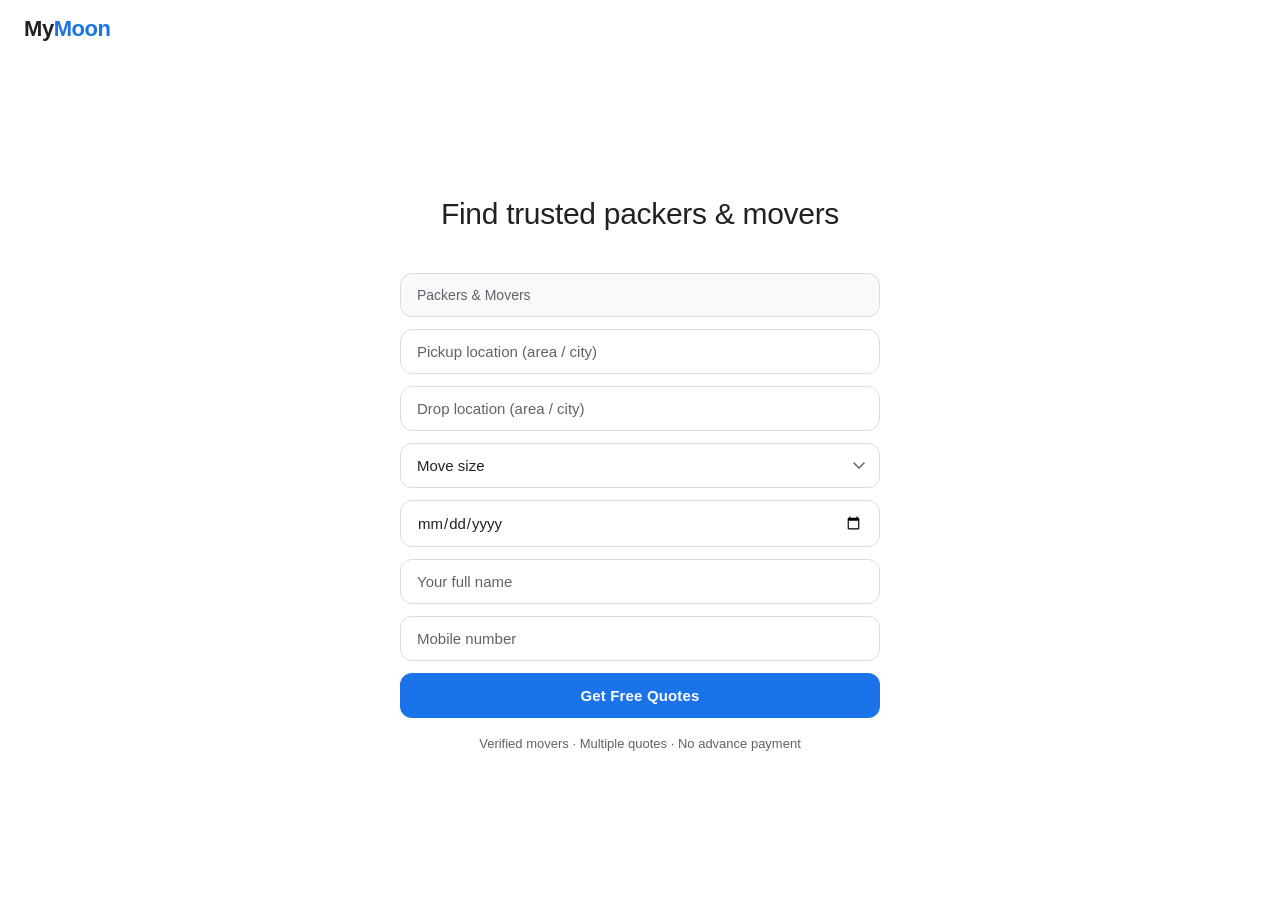
<file: movers.html>
<!DOCTYPE html>
<html lang="en">
<head>
  <meta charset="UTF-8">
  <meta name="viewport" content="width=device-width, initial-scale=1.0">

  <!-- SEO -->
  <title>Packers & Movers Near Me – Free Quotes | MyMoon</title>
  <meta name="description" content="Find verified packers and movers near you. Get free quotes for house shifting, office relocation and local moving. Trusted professionals, quick response.">
  <meta name="keywords" content="packers and movers near me, house shifting, office relocation, local movers, moving service">
  <meta name="robots" content="index, follow">
  <link rel="canonical" href="https://mymoon-brown.vercel.app/movers.html">

  <!-- Open Graph -->
  <meta property="og:type" content="website">
  <meta property="og:title" content="Packers & Movers – Free Quotes | MyMoon">
  <meta property="og:description" content="Get free quotes from verified packers and movers near you. Fast, reliable, affordable.">
  <meta property="og:url" content="https://mymoon-brown.vercel.app/movers.html">

  <link rel="stylesheet" href="style.css">
</head>

<body>

  <div class="page">

    <!-- NAVBAR -->
    <nav class="navbar" aria-label="Main navigation">
      <a href="index.html" class="logo" aria-label="Back to MyMoon Home">My<span>Moon</span></a>
    </nav>

    <!-- CENTER -->
    <main class="center">
      <div class="container">

        <h1 class="title">
          Find trusted packers &amp; movers
        </h1>

        <div class="form-container fade-in">

          <form id="leadForm" novalidate>

            <input type="hidden" name="service" value="Packers & Movers">
            <input type="hidden" name="_subject" value="New Packers & Movers Lead – MyMoon">

            <!-- Query (prefilled) -->
            <div class="form-group">
              <input 
                type="text"
                id="userQuery"
                name="query"
                class="input"
                readonly
                aria-label="Your search query"
              >
            </div>

            <!-- Pickup -->
            <div class="form-group">
              <input 
                type="text"
                name="pickup_location"
                placeholder="Pickup location (area / city)"
                class="input"
                required
                autocomplete="address-level2"
                aria-label="Pickup location"
              >
            </div>

            <!-- Drop -->
            <div class="form-group">
              <input 
                type="text"
                name="drop_location"
                placeholder="Drop location (area / city)"
                class="input"
                required
                autocomplete="address-level2"
                aria-label="Drop location"
              >
            </div>

            <!-- Move size -->
            <div class="form-group">
              <select name="move_size" class="input" required aria-label="Move size">
                <option value="">Move size</option>
                <option>1 BHK</option>
                <option>2 BHK</option>
                <option>3 BHK or larger</option>
                <option>Office / Commercial</option>
                <option>Just a few items</option>
              </select>
            </div>

            <!-- Date -->
            <div class="form-group">
              <input 
                type="date"
                name="moving_date"
                class="input"
                required
                aria-label="Preferred moving date"
              >
            </div>

            <!-- Name -->
            <div class="form-group">
              <input 
                type="text"
                name="name"
                placeholder="Your full name"
                class="input"
                required
                autocomplete="name"
                aria-label="Your name"
              >
            </div>

            <!-- Phone -->
            <div class="form-group">
              <input 
                type="tel"
                name="phone"
                placeholder="Mobile number"
                class="input"
                pattern="[6-9][0-9]{9}"
                minlength="10"
                maxlength="10"
                inputmode="numeric"
                required
                autocomplete="tel"
                aria-label="Mobile number"
              >
            </div>

            <!-- Submit -->
            <button type="submit" class="btn" id="submitBtn">
              Get Free Quotes
            </button>

            <p class="trust">
              Verified movers · Multiple quotes · No advance payment
            </p>

          </form>

        </div>

      </div>
    </main>

  </div>

  <script>
    // Prefill query
    const params = new URLSearchParams(window.location.search);
    const query = params.get("query");
    document.getElementById("userQuery").value = query || "Packers & Movers";

    // Set min date to today
    const dateInput = document.querySelector('input[type="date"]');
    if (dateInput) {
      dateInput.min = new Date().toISOString().split("T")[0];
    }

    const form = document.getElementById("leadForm");
    const btn = document.getElementById("submitBtn");

    form.addEventListener("submit", async function (e) {
      e.preventDefault();

      const phone = form.querySelector('input[name="phone"]').value;
      if (!/^[6-9][0-9]{9}$/.test(phone)) {
        alert("Please enter a valid 10-digit Indian mobile number.");
        return;
      }

      btn.textContent = "Submitting…";
      btn.disabled = true;

      const formData = new FormData(form);

      try {
        await fetch("https://formspree.io/f/xwvrdjjz", {
          method: "POST",
          body: formData,
          headers: { Accept: "application/json" }
        });
        window.location.href = "thankyou.html?service=" + encodeURIComponent("Packers %26 Movers");
      } catch (err) {
        alert("Something went wrong. Please try again.");
        btn.textContent = "Get Free Quotes";
        btn.disabled = false;
      }
    });
  </script>

</body>
</html>
</file>
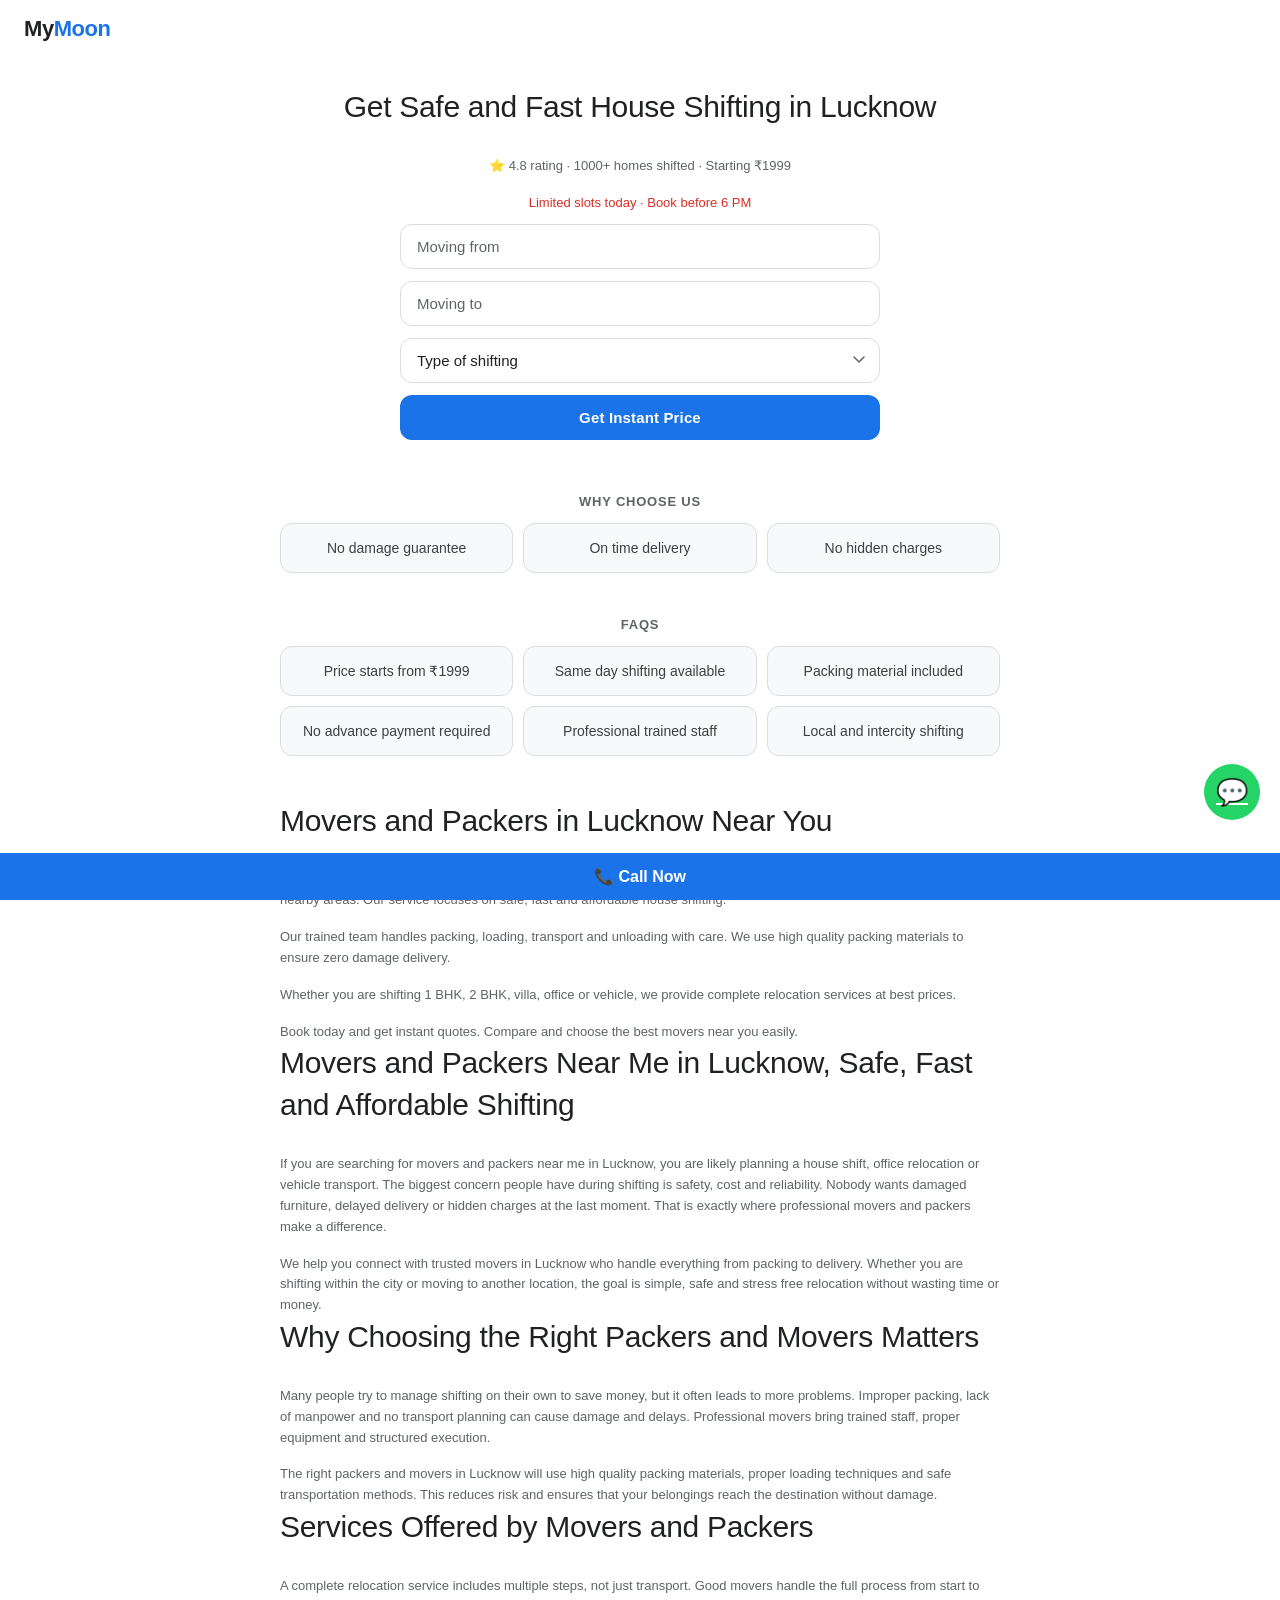
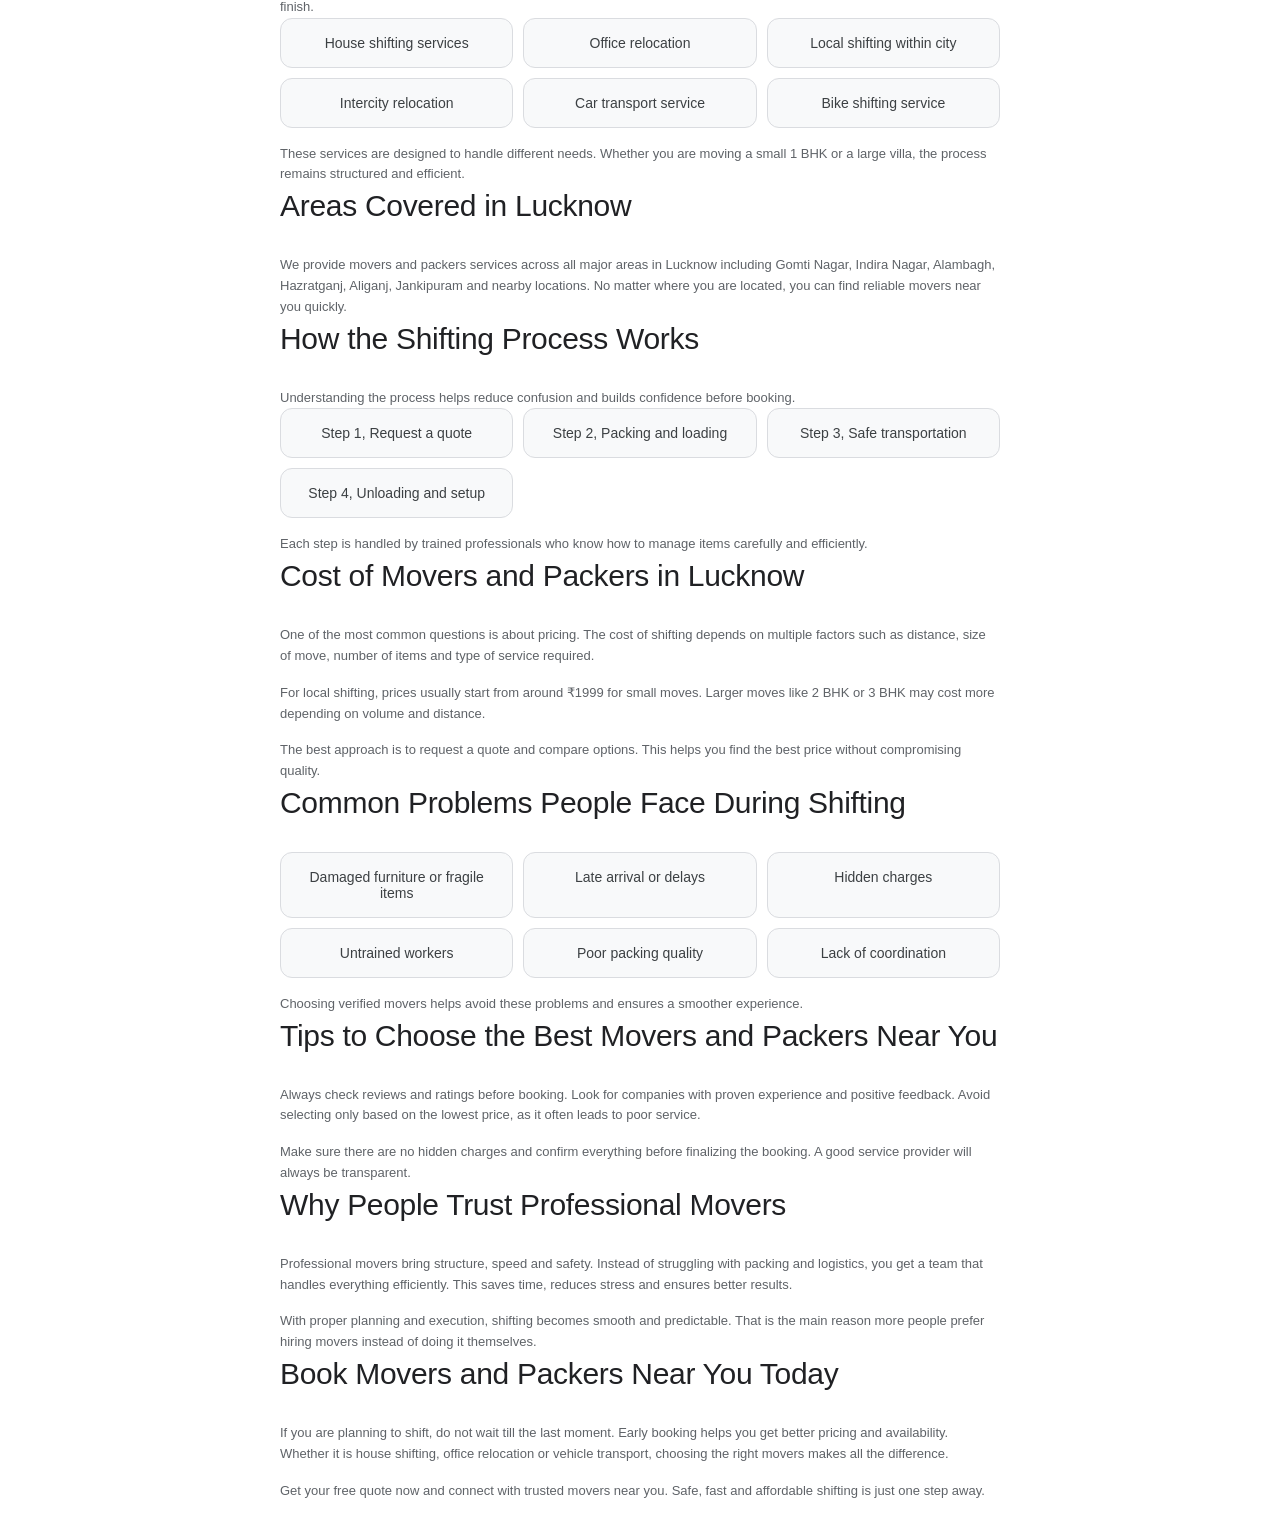
<file: moverspackersnearme.html>
<!DOCTYPE html>
<html lang="en">
<head>
<meta charset="UTF-8">
<meta name="viewport" content="width=device-width, initial-scale=1.0">

<title>Movers and Packers Near Me in Lucknow | Safe Fast Affordable</title>
<meta name="description" content="Book trusted movers and packers near you in Lucknow. Safe, fast, affordable house shifting starting ₹1999. Free quote in 2 minutes.">

<link rel="stylesheet" href="style.css">

<style>
.whatsapp-btn{position:fixed;bottom:80px;right:20px;background:#25D366;color:#fff;width:56px;height:56px;border-radius:50%;display:flex;align-items:center;justify-content:center;font-size:26px;z-index:1000;}
.call-btn{position:fixed;bottom:0;left:0;width:100%;background:#1a73e8;color:#fff;text-align:center;padding:14px;font-weight:600;z-index:999;}
.step{display:none;} .step.active{display:block;}
</style>
</head>

<body>
<div class="page">

<nav class="navbar">
<a href="index.html" class="logo">My<span>Moon</span></a>
</nav>

<main class="center">
<div class="container">

<h1 class="title">Get Safe and Fast House Shifting in Lucknow</h1>

<p class="trust">⭐ 4.8 rating · 1000+ homes shifted · Starting ₹1999</p>
<p class="trust" style="color:#d93025;">Limited slots today · Book before 6 PM</p>

<div class="form-container">
<form id="leadForm">

<input type="hidden" name="service" value="Packers & Movers">
<input type="hidden" name="_subject" value="New Movers Lead">

<!-- STEP 1 -->
<div class="step active" id="s1">
<div class="form-group"><input type="text" name="from" placeholder="Moving from" class="input" required></div>
<div class="form-group"><input type="text" name="to" placeholder="Moving to" class="input" required></div>

<div class="form-group">
<select name="type" class="input" required>
<option value="">Type of shifting</option>
<option>1 BHK</option>
<option>2 BHK</option>
<option>3 BHK</option>
<option>Apartment</option>
<option>Villa</option>
<option>Office</option>
<option>Car</option>
<option>Bike</option>
<option>Pet</option>
</select>
</div>

<button type="button" class="btn" onclick="nextStep()">Get Instant Price</button>
</div>

<!-- STEP 2 -->
<div class="step" id="s2">
<div class="form-group"><input type="text" name="name" placeholder="Your name" class="input" required></div>
<div class="form-group"><input type="date" name="date" class="input" required></div>
<div class="form-group"><input type="tel" name="phone" placeholder="Mobile number" class="input" required pattern="[6-9][0-9]{9}"></div>

<button class="btn">Get Free Quote</button>
</div>

</form>
</div>

<!-- BENEFITS -->
<section class="section">
<div class="section-title">Why choose us</div>
<div class="grid">
<div class="card">No damage guarantee</div>
<div class="card">On time delivery</div>
<div class="card">No hidden charges</div>
</div>
</section>

<!-- FAQ -->
<section class="section">
<div class="section-title">FAQs</div>
<div class="grid">
<div class="card">Price starts from ₹1999</div>
<div class="card">Same day shifting available</div>
<div class="card">Packing material included</div>
<div class="card">No advance payment required</div>
<div class="card">Professional trained staff</div>
<div class="card">Local and intercity shifting</div>
</div>
</section>

<!-- SEO CONTENT -->
<section class="section" style="text-align:left;">
<h2 class="title" style="text-align:left;">Movers and Packers in Lucknow Near You</h2>

<p class="trust" style="text-align:left;">
We provide trusted movers and packers services across Lucknow including Gomti Nagar, Indira Nagar, Alambagh and nearby areas. Our service focuses on safe, fast and affordable house shifting.
</p>

<p class="trust" style="text-align:left;">
Our trained team handles packing, loading, transport and unloading with care. We use high quality packing materials to ensure zero damage delivery.
</p>

<p class="trust" style="text-align:left;">
Whether you are shifting 1 BHK, 2 BHK, villa, office or vehicle, we provide complete relocation services at best prices.
</p>

<p class="trust" style="text-align:left;">
Book today and get instant quotes. Compare and choose the best movers near you easily.
</p>


  <h2 class="title" style="text-align:left;">
    Movers and Packers Near Me in Lucknow, Safe, Fast and Affordable Shifting
  </h2>

  <p class="trust" style="text-align:left;">
    If you are searching for movers and packers near me in Lucknow, you are likely planning a house shift, office relocation or vehicle transport. The biggest concern people have during shifting is safety, cost and reliability. Nobody wants damaged furniture, delayed delivery or hidden charges at the last moment. That is exactly where professional movers and packers make a difference.
  </p>

  <p class="trust" style="text-align:left;">
    We help you connect with trusted movers in Lucknow who handle everything from packing to delivery. Whether you are shifting within the city or moving to another location, the goal is simple, safe and stress free relocation without wasting time or money.
  </p>

  <h2 class="title" style="text-align:left;">
    Why Choosing the Right Packers and Movers Matters
  </h2>

  <p class="trust" style="text-align:left;">
    Many people try to manage shifting on their own to save money, but it often leads to more problems. Improper packing, lack of manpower and no transport planning can cause damage and delays. Professional movers bring trained staff, proper equipment and structured execution.
  </p>

  <p class="trust" style="text-align:left;">
    The right packers and movers in Lucknow will use high quality packing materials, proper loading techniques and safe transportation methods. This reduces risk and ensures that your belongings reach the destination without damage.
  </p>

  <h2 class="title" style="text-align:left;">
    Services Offered by Movers and Packers
  </h2>

  <p class="trust" style="text-align:left;">
    A complete relocation service includes multiple steps, not just transport. Good movers handle the full process from start to finish.
  </p>

  <div class="grid">
    <div class="card">House shifting services</div>
    <div class="card">Office relocation</div>
    <div class="card">Local shifting within city</div>
    <div class="card">Intercity relocation</div>
    <div class="card">Car transport service</div>
    <div class="card">Bike shifting service</div>
  </div>

  <p class="trust" style="text-align:left;">
    These services are designed to handle different needs. Whether you are moving a small 1 BHK or a large villa, the process remains structured and efficient.
  </p>

  <h2 class="title" style="text-align:left;">
    Areas Covered in Lucknow
  </h2>

  <p class="trust" style="text-align:left;">
    We provide movers and packers services across all major areas in Lucknow including Gomti Nagar, Indira Nagar, Alambagh, Hazratganj, Aliganj, Jankipuram and nearby locations. No matter where you are located, you can find reliable movers near you quickly.
  </p>

  <h2 class="title" style="text-align:left;">
    How the Shifting Process Works
  </h2>

  <p class="trust" style="text-align:left;">
    Understanding the process helps reduce confusion and builds confidence before booking.
  </p>

  <div class="grid">
    <div class="card">Step 1, Request a quote</div>
    <div class="card">Step 2, Packing and loading</div>
    <div class="card">Step 3, Safe transportation</div>
    <div class="card">Step 4, Unloading and setup</div>
  </div>

  <p class="trust" style="text-align:left;">
    Each step is handled by trained professionals who know how to manage items carefully and efficiently.
  </p>

  <h2 class="title" style="text-align:left;">
    Cost of Movers and Packers in Lucknow
  </h2>

  <p class="trust" style="text-align:left;">
    One of the most common questions is about pricing. The cost of shifting depends on multiple factors such as distance, size of move, number of items and type of service required.
  </p>

  <p class="trust" style="text-align:left;">
    For local shifting, prices usually start from around ₹1999 for small moves. Larger moves like 2 BHK or 3 BHK may cost more depending on volume and distance.
  </p>

  <p class="trust" style="text-align:left;">
    The best approach is to request a quote and compare options. This helps you find the best price without compromising quality.
  </p>

  <h2 class="title" style="text-align:left;">
    Common Problems People Face During Shifting
  </h2>

  <div class="grid">
    <div class="card">Damaged furniture or fragile items</div>
    <div class="card">Late arrival or delays</div>
    <div class="card">Hidden charges</div>
    <div class="card">Untrained workers</div>
    <div class="card">Poor packing quality</div>
    <div class="card">Lack of coordination</div>
  </div>

  <p class="trust" style="text-align:left;">
    Choosing verified movers helps avoid these problems and ensures a smoother experience.
  </p>

  <h2 class="title" style="text-align:left;">
    Tips to Choose the Best Movers and Packers Near You
  </h2>

  <p class="trust" style="text-align:left;">
    Always check reviews and ratings before booking. Look for companies with proven experience and positive feedback. Avoid selecting only based on the lowest price, as it often leads to poor service.
  </p>

  <p class="trust" style="text-align:left;">
    Make sure there are no hidden charges and confirm everything before finalizing the booking. A good service provider will always be transparent.
  </p>

  <h2 class="title" style="text-align:left;">
    Why People Trust Professional Movers
  </h2>

  <p class="trust" style="text-align:left;">
    Professional movers bring structure, speed and safety. Instead of struggling with packing and logistics, you get a team that handles everything efficiently. This saves time, reduces stress and ensures better results.
  </p>

  <p class="trust" style="text-align:left;">
    With proper planning and execution, shifting becomes smooth and predictable. That is the main reason more people prefer hiring movers instead of doing it themselves.
  </p>

  <h2 class="title" style="text-align:left;">
    Book Movers and Packers Near You Today
  </h2>

  <p class="trust" style="text-align:left;">
    If you are planning to shift, do not wait till the last moment. Early booking helps you get better pricing and availability. Whether it is house shifting, office relocation or vehicle transport, choosing the right movers makes all the difference.
  </p>

  <p class="trust" style="text-align:left;">
    Get your free quote now and connect with trusted movers near you. Safe, fast and affordable shifting is just one step away.
  </p>

  

</section>

</div>
</main>

</div>

<a href="#" class="whatsapp-btn" onclick="wa()">💬</a>
<div class="call-btn" onclick="call()">📞 Call Now</div>

<script>
function nextStep(){
document.getElementById('s1').classList.remove('active');
document.getElementById('s2').classList.add('active');
}

function call(){window.location.href='tel:917460036898';}
function wa(){window.open('https://wa.me/917460036898','_blank');}

// Formspree working submit
document.getElementById('leadForm').addEventListener('submit', async function(e){
e.preventDefault();

const formData = new FormData(this);

try {
await fetch("https://formspree.io/f/xwvrdjjz", {
method: "POST",
body: formData,
headers: { Accept: "application/json" }
});

window.location.href = "thankyou.html?service=Packers%20and%20Movers";

} catch (err) {
alert("Submission failed. Try again.");
}
});
</script>

</body>
</html>
</file>
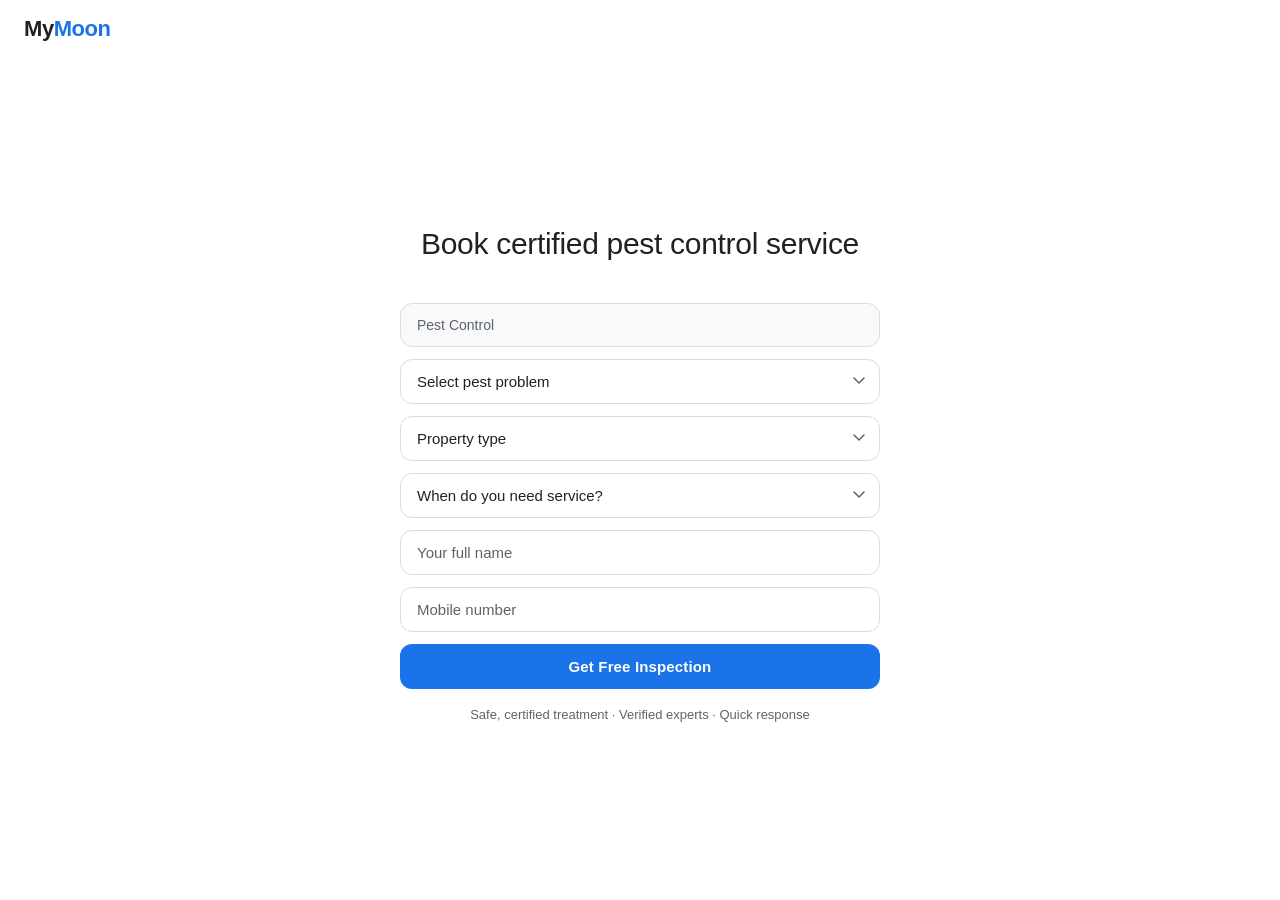
<file: pest.html>
<!DOCTYPE html>
<html lang="en">
<head>
  <meta charset="UTF-8">
  <meta name="viewport" content="width=device-width, initial-scale=1.0">

  <!-- SEO -->
  <title>Pest Control Near Me – Free Inspection | MyMoon</title>
  <meta name="description" content="Book certified pest control near you. Termite, cockroach, bed bugs, rodents and more. Safe treatment, verified experts, quick response. Get a free inspection.">
  <meta name="keywords" content="pest control near me, termite treatment, cockroach control, bed bug treatment, rodent control, home pest control">
  <meta name="robots" content="index, follow">
  <link rel="canonical" href="https://mymoon-brown.vercel.app/pest.html">

  <!-- Open Graph -->
  <meta property="og:type" content="website">
  <meta property="og:title" content="Pest Control – Free Inspection | MyMoon">
  <meta property="og:description" content="Book certified pest control near you. Safe, fast, affordable.">
  <meta property="og:url" content="https://mymoon-brown.vercel.app/pest.html">

  <link rel="stylesheet" href="style.css">
</head>

<body>

  <div class="page">

    <!-- NAVBAR -->
    <nav class="navbar" aria-label="Main navigation">
      <a href="index.html" class="logo" aria-label="Back to MyMoon Home">My<span>Moon</span></a>
    </nav>

    <!-- CENTER -->
    <main class="center">
      <div class="container">

        <h1 class="title">
          Book certified pest control service
        </h1>

        <div class="form-container fade-in">

          <form id="leadForm" novalidate>

            <input type="hidden" name="service" value="Pest Control">
            <input type="hidden" name="_subject" value="New Pest Control Lead – MyMoon">

            <!-- Query (prefilled) -->
            <div class="form-group">
              <input 
                type="text"
                id="userQuery"
                name="query"
                class="input"
                readonly
                aria-label="Your search query"
              >
            </div>

            <!-- Pest type -->
            <div class="form-group">
              <select name="pest_type" class="input" required aria-label="Type of pest problem">
                <option value="">Select pest problem</option>
                <option>Termite</option>
                <option>Cockroach</option>
                <option>Bed Bugs</option>
                <option>Rodents / Rats</option>
                <option>Mosquito</option>
                <option>Ants</option>
                <option>Other</option>
              </select>
            </div>

            <!-- Property type -->
            <div class="form-group">
              <select name="property_type" class="input" required aria-label="Property type">
                <option value="">Property type</option>
                <option>1 BHK</option>
                <option>2 BHK</option>
                <option>3 BHK or larger</option>
                <option>Villa / Independent house</option>
                <option>Office / Commercial</option>
              </select>
            </div>

            <!-- Urgency -->
            <div class="form-group">
              <select name="urgency" class="input" required aria-label="When do you need service">
                <option value="">When do you need service?</option>
                <option>Today (urgent)</option>
                <option>Within 24 hours</option>
                <option>This week</option>
                <option>Planning ahead</option>
              </select>
            </div>

            <!-- Name -->
            <div class="form-group">
              <input 
                type="text"
                name="name"
                placeholder="Your full name"
                class="input"
                required
                autocomplete="name"
                aria-label="Your name"
              >
            </div>

            <!-- Phone -->
            <div class="form-group">
              <input 
                type="tel"
                name="phone"
                placeholder="Mobile number"
                class="input"
                pattern="[6-9][0-9]{9}"
                minlength="10"
                maxlength="10"
                inputmode="numeric"
                required
                autocomplete="tel"
                aria-label="Mobile number"
              >
            </div>

            <!-- Submit -->
            <button type="submit" class="btn" id="submitBtn">
              Get Free Inspection
            </button>

            <p class="trust">
              Safe, certified treatment · Verified experts · Quick response
            </p>

          </form>

        </div>

      </div>
    </main>

  </div>

  <script>
    const params = new URLSearchParams(window.location.search);
    const query = params.get("query");
    document.getElementById("userQuery").value = query || "Pest Control";

    const form = document.getElementById("leadForm");
    const btn = document.getElementById("submitBtn");

    form.addEventListener("submit", async function (e) {
      e.preventDefault();

      const phone = form.querySelector('input[name="phone"]').value;
      if (!/^[6-9][0-9]{9}$/.test(phone)) {
        alert("Please enter a valid 10-digit Indian mobile number.");
        return;
      }

      btn.textContent = "Submitting…";
      btn.disabled = true;

      const formData = new FormData(form);
      const service = formData.get("service") || "service";

      try {
        await fetch("https://formspree.io/f/xwvrdjjz", {
          method: "POST",
          body: formData,
          headers: { Accept: "application/json" }
        });
        window.location.href = "thankyou.html?service=" + encodeURIComponent(service);
      } catch (err) {
        alert("Something went wrong. Please try again.");
        btn.textContent = "Get Free Inspection";
        btn.disabled = false;
      }
    });
  </script>

</body>
</html>
</file>
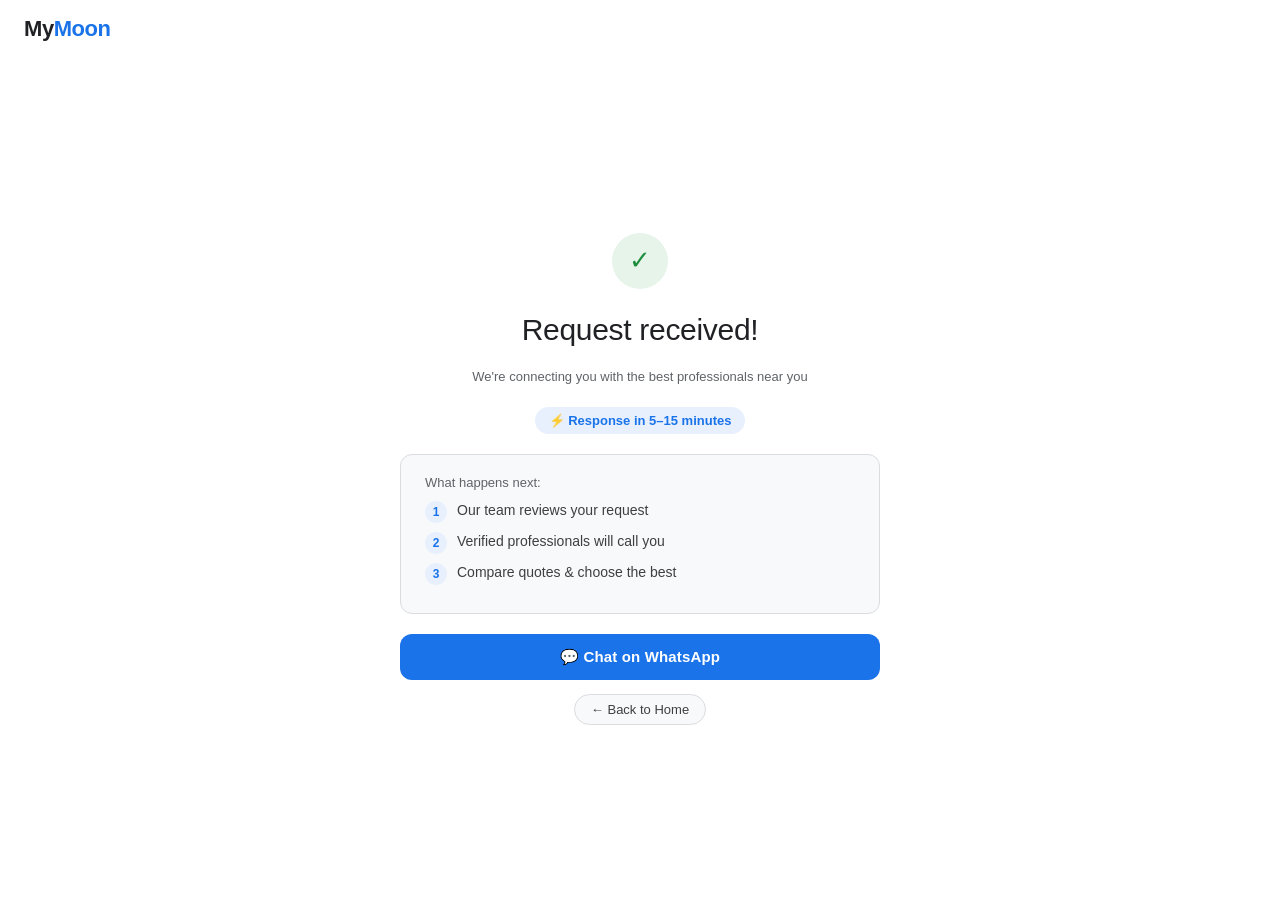
<file: thankyou.html>
<!DOCTYPE html>
<html lang="en">
<head>
  <meta charset="UTF-8">
  <meta name="viewport" content="width=device-width, initial-scale=1.0">

  <!-- SEO: noindex thank-you pages -->
  <title>Request Received – MyMoon</title>
  <meta name="robots" content="noindex, nofollow">

  <link rel="stylesheet" href="style.css">

  <style>
    .success-icon {
      width: 56px;
      height: 56px;
      border-radius: 50%;
      background: #e6f4ea;
      color: #1e8e3e;
      font-size: 26px;
      display: flex;
      align-items: center;
      justify-content: center;
      margin: 0 auto 20px;
    }

    @media (prefers-color-scheme: dark) {
      .success-icon {
        background: #1b3a26;
        color: #81c995;
      }
    }

    .response-badge {
      display: inline-block;
      background: var(--primary-surface);
      color: var(--primary);
      font-size: 13px;
      font-weight: 600;
      padding: 6px 14px;
      border-radius: 999px;
      margin-top: 12px;
    }
  </style>
</head>

<body>

  <div class="page">

    <!-- NAVBAR -->
    <nav class="navbar" aria-label="Main navigation">
      <a href="index.html" class="logo" aria-label="Back to MyMoon Home">My<span>Moon</span></a>
    </nav>

    <main class="center">
      <div class="container fade-in" style="text-align:center; max-width:480px;">

        <!-- Success icon -->
        <div class="success-icon" aria-hidden="true">✓</div>

        <h1 class="title" style="margin-bottom:8px;">
          Request received!
        </h1>

        <p class="trust" id="serviceMessage" style="margin-bottom:8px;">
          We're connecting you with the best professionals near you
        </p>

        <div class="response-badge">⚡ Response in 5–15 minutes</div>

        <!-- Steps card -->
        <div class="steps-card">
          <p>What happens next:</p>
          <div class="step-item">
            <span class="step-num">1</span>
            Our team reviews your request
          </div>
          <div class="step-item">
            <span class="step-num">2</span>
            Verified professionals will call you
          </div>
          <div class="step-item">
            <span class="step-num">3</span>
            Compare quotes &amp; choose the best
          </div>
        </div>

        <!-- WhatsApp CTA -->
        <div style="margin-top:20px;">
          <button class="btn" onclick="openWhatsApp()" aria-label="Chat with us on WhatsApp">
            💬 Chat on WhatsApp
          </button>
        </div>

        <!-- Back home -->
        <div class="chips" style="margin-top:14px; justify-content:center;">
          <div class="chip" onclick="goHome()" tabindex="0" role="button" aria-label="Go back to home page">← Back to Home</div>
        </div>

      </div>
    </main>

  </div>

  <script>
    const params = new URLSearchParams(window.location.search);
    const service = params.get("service");

    const msg = document.getElementById("serviceMessage");
    if (service) {
      msg.textContent = "We're connecting you with the best " + decodeURIComponent(service) + " professionals near you";
    }

    function goHome() {
      window.location.href = "index.html";
    }

    function openWhatsApp() {
      const phone = "917460036898";
      const serviceName = service ? decodeURIComponent(service) : "a service";
      const text = "Hi, I just submitted a request on MyMoon for " + serviceName + ". Please help me.";
      window.open("https://wa.me/" + phone + "?text=" + encodeURIComponent(text), "_blank", "noopener");
    }

    document.querySelector('.chip[role="button"]').addEventListener("keydown", e => {
      if (e.key === "Enter") goHome();
    });
  </script>

</body>
</html>
</file>
<file: style.css>
/* =========================
   1. RESET
========================= */
*,
*::before,
*::after {
  box-sizing: border-box;
  margin: 0;
  padding: 0;
}

html, body {
  height: 100%;
}

body {
  font-family: 'Google Sans', 'Segoe UI', Roboto, Arial, sans-serif;
  background: var(--bg);
  color: var(--text);
  -webkit-font-smoothing: antialiased;
}

/* =========================
   2. COLOR SYSTEM
   Light mode default (Google-style)
========================= */
:root {
  /* Light */
  --bg: #ffffff;
  --surface: #f8f9fa;
  --elevated: #ffffff;
  --surface-hover: #f1f3f4;

  --text: #202124;
  --text-secondary: #3c4043;
  --muted: #5f6368;

  --border: #dadce0;
  --border-hover: #bdc1c6;

  --primary: #1a73e8;
  --primary-hover: #1557b0;
  --primary-surface: #e8f0fe;

  --radius: 24px;
  --radius-sm: 8px;
  --radius-md: 12px;

  --speed: 200ms;
  --ease: cubic-bezier(0.4, 0, 0.2, 1);

  --shadow-soft: 0 1px 6px rgba(32,33,36,0.28);
  --shadow-card: 0 1px 3px rgba(32,33,36,0.12);
  --shadow-focus: 0 0 0 3px rgba(26,115,232,0.2);

  color-scheme: light;
}

/* Dark mode — Google style (#202124 base) */
@media (prefers-color-scheme: dark) {
  :root {
    --bg: #202124;
    --surface: #303134;
    --elevated: #3c4043;
    --surface-hover: #3c4043;

    --text: #e8eaed;
    --text-secondary: #bdc1c6;
    --muted: #9aa0a6;

    --border: #5f6368;
    --border-hover: #9aa0a6;

    --primary: #8ab4f8;
    --primary-hover: #aecbfa;
    --primary-surface: #1e3a5f;

    --shadow-soft: 0 1px 6px rgba(0,0,0,0.5);
    --shadow-card: 0 1px 3px rgba(0,0,0,0.4);
    --shadow-focus: 0 0 0 3px rgba(138,180,248,0.25);

    color-scheme: dark;
  }
}

/* =========================
   3. LAYOUT
========================= */
.page {
  min-height: 100vh;
  display: flex;
  flex-direction: column;
}

.center {
  flex: 1;
  display: flex;
  align-items: center;
  justify-content: center;
  padding: 28px 20px;
}

.container {
  width: 100%;
  max-width: 720px;
}

/* =========================
   4. NAVBAR
========================= */
.navbar {
  padding: 16px 24px;
  display: flex;
  align-items: center;
}

.logo {
  font-size: 22px;
  font-weight: 700;
  letter-spacing: -0.02em;
  color: var(--text);
  text-decoration: none;
}

.logo span {
  color: var(--primary);
}

/* =========================
   5. TITLE
========================= */
.title {
  font-size: 24px;
  font-weight: 400;
  text-align: center;
  margin-bottom: 28px;
  color: var(--text);
  line-height: 1.4;
  letter-spacing: -0.01em;
}

@media (min-width: 600px) {
  .title {
    font-size: 30px;
  }
}

/* =========================
   6. SEARCH BOX (Google-style)
========================= */
.search-wrapper {
  position: relative;
}

.search-box {
  background: var(--elevated);
  border: 1px solid var(--border);
  border-radius: var(--radius);
  padding: 10px 16px;
  display: flex;
  align-items: center;
  gap: 10px;
  box-shadow: var(--shadow-soft);
  transition: box-shadow var(--speed) var(--ease),
              border-color var(--speed) var(--ease);
}

.search-box:hover {
  box-shadow: 0 2px 8px rgba(32,33,36,0.3);
  border-color: var(--border-hover);
}

.search-box:focus-within {
  border-color: var(--primary);
  box-shadow: var(--shadow-focus);
}

.search-input {
  border: none;
  outline: none;
  background: transparent;
  width: 100%;
  font-size: 16px;
  color: var(--text);
  font-family: inherit;
  caret-color: var(--primary);
}

.search-input::placeholder {
  color: var(--muted);
}

/* =========================
   7. SEARCH BUTTON
========================= */
.search-btn {
  background: var(--primary);
  border: none;
  color: #fff;
  padding: 8px 18px;
  border-radius: 20px;
  cursor: pointer;
  font-size: 14px;
  font-family: inherit;
  font-weight: 500;
  white-space: nowrap;
  transition: background var(--speed) var(--ease),
              box-shadow var(--speed) var(--ease);
}

.search-btn:hover {
  background: var(--primary-hover);
  box-shadow: 0 2px 8px rgba(26,115,232,0.3);
}

.search-btn:active {
  transform: scale(0.97);
}

/* =========================
   8. SUGGESTIONS DROPDOWN
========================= */
.suggestions {
  position: absolute;
  width: 100%;
  top: calc(100% + 4px);
  background: var(--elevated);
  border: 1px solid var(--border);
  border-radius: var(--radius-md);
  overflow: hidden;
  display: none;
  z-index: 10;
  box-shadow: var(--shadow-soft);
}

.suggestion-item {
  padding: 12px 18px;
  cursor: pointer;
  font-size: 14px;
  color: var(--text);
  display: flex;
  align-items: center;
  gap: 10px;
  transition: background var(--speed) var(--ease);
}

.suggestion-item::before {
  content: "🔍";
  font-size: 12px;
  opacity: 0.5;
  flex-shrink: 0;
}

.suggestion-item:hover {
  background: var(--surface-hover);
}

/* =========================
   9. CHIPS
========================= */
.chips {
  margin-top: 16px;
  display: flex;
  flex-wrap: wrap;
  gap: 8px;
  justify-content: center;
}

.chip {
  padding: 7px 16px;
  border-radius: 999px;
  background: var(--surface);
  border: 1px solid var(--border);
  font-size: 13px;
  font-weight: 500;
  color: var(--text-secondary);
  cursor: pointer;
  transition: background var(--speed) var(--ease),
              border-color var(--speed) var(--ease),
              color var(--speed) var(--ease);
}

.chip:hover {
  background: var(--primary-surface);
  border-color: var(--primary);
  color: var(--primary);
}

/* =========================
   10. TRUST TEXT
========================= */
.trust {
  margin-top: 16px;
  font-size: 13px;
  color: var(--muted);
  text-align: center;
  line-height: 1.6;
}

/* =========================
   11. SECTION
========================= */
.section {
  margin-top: 44px;
  text-align: center;
}

.section-title {
  font-size: 13px;
  font-weight: 600;
  text-transform: uppercase;
  letter-spacing: 0.06em;
  color: var(--muted);
  margin-bottom: 14px;
}

/* =========================
   12. GRID + CARDS
========================= */
.grid {
  display: grid;
  gap: 10px;
}

@media (min-width: 600px) {
  .grid {
    grid-template-columns: repeat(3, 1fr);
  }
}

.card {
  background: var(--surface);
  border: 1px solid var(--border);
  border-radius: var(--radius-md);
  padding: 16px;
  font-size: 14px;
  font-weight: 500;
  color: var(--text-secondary);
  cursor: pointer;
  text-align: center;
  transition: background var(--speed) var(--ease),
              border-color var(--speed) var(--ease),
              box-shadow var(--speed) var(--ease),
              color var(--speed) var(--ease);
}

.card:hover {
  background: var(--elevated);
  border-color: var(--border-hover);
  box-shadow: var(--shadow-card);
  color: var(--text);
}

/* =========================
   13. FORM SYSTEM
========================= */
.form-container {
  max-width: 480px;
  margin: 0 auto;
  padding: 10px 0;
}

.form-group {
  margin-bottom: 12px;
}

.input {
  width: 100%;
  padding: 13px 16px;
  border-radius: var(--radius-md);
  border: 1px solid var(--border);
  background: var(--elevated);
  color: var(--text);
  font-size: 15px;
  font-family: inherit;
  outline: none;
  transition: border-color var(--speed) var(--ease),
              box-shadow var(--speed) var(--ease);
  appearance: none;
  -webkit-appearance: none;
}

.input:focus {
  border-color: var(--primary);
  box-shadow: var(--shadow-focus);
}

.input::placeholder {
  color: var(--muted);
}

/* Select arrow */
select.input {
  background-image: url("data:image/svg+xml,%3Csvg xmlns='http://www.w3.org/2000/svg' width='12' height='8' viewBox='0 0 12 8'%3E%3Cpath d='M1 1l5 5 5-5' stroke='%235f6368' stroke-width='1.5' fill='none' stroke-linecap='round'/%3E%3C/svg%3E");
  background-repeat: no-repeat;
  background-position: right 14px center;
  padding-right: 40px;
  cursor: pointer;
}

/* Readonly input (query prefill) */
.input[readonly] {
  background: var(--surface);
  color: var(--muted);
  cursor: default;
  font-size: 14px;
}

/* =========================
   14. PRIMARY BUTTON
========================= */
.btn {
  width: 100%;
  padding: 14px;
  background: var(--primary);
  color: #fff;
  border: none;
  border-radius: var(--radius-md);
  font-size: 15px;
  font-weight: 600;
  font-family: inherit;
  cursor: pointer;
  letter-spacing: 0.01em;
  transition: background var(--speed) var(--ease),
              box-shadow var(--speed) var(--ease),
              transform var(--speed) var(--ease);
}

.btn:hover {
  background: var(--primary-hover);
  box-shadow: 0 4px 14px rgba(26,115,232,0.35);
}

.btn:active {
  transform: scale(0.98);
}

.btn:disabled {
  opacity: 0.6;
  cursor: not-allowed;
  transform: none;
}

/* =========================
   15. TRENDING (search page)
========================= */
.trending {
  margin-top: 36px;
}

.trend-item {
  padding: 13px 4px;
  border-bottom: 1px solid var(--border);
  font-size: 14px;
  color: var(--text-secondary);
  cursor: pointer;
  display: flex;
  align-items: center;
  gap: 10px;
  transition: color var(--speed) var(--ease);
}

.trend-item::before {
  content: "↗";
  color: var(--muted);
  font-size: 13px;
}

.trend-item:hover {
  color: var(--primary);
}

.trend-item:hover::before {
  color: var(--primary);
}

/* =========================
   16. FADE-IN ANIMATION
========================= */
.fade-in {
  animation: fadeIn 0.3s var(--ease);
}

@keyframes fadeIn {
  from {
    opacity: 0;
    transform: translateY(8px);
  }
  to {
    opacity: 1;
    transform: translateY(0);
  }
}

/* =========================
   17. SCROLLBAR
========================= */
::-webkit-scrollbar {
  width: 6px;
}

::-webkit-scrollbar-thumb {
  background: var(--border);
  border-radius: 10px;
}

/* =========================
   18. THANK YOU PAGE
========================= */
.steps-card {
  background: var(--surface);
  border: 1px solid var(--border);
  border-radius: var(--radius-md);
  padding: 20px 24px;
  margin-top: 20px;
  text-align: left;
}

.steps-card p {
  font-size: 13px;
  color: var(--muted);
  margin-bottom: 10px;
}

.step-item {
  display: flex;
  align-items: flex-start;
  gap: 10px;
  font-size: 14px;
  color: var(--text-secondary);
  margin-bottom: 8px;
  line-height: 1.5;
}

.step-num {
  background: var(--primary-surface);
  color: var(--primary);
  width: 22px;
  height: 22px;
  border-radius: 50%;
  display: flex;
  align-items: center;
  justify-content: center;
  font-size: 12px;
  font-weight: 700;
  flex-shrink: 0;
  margin-top: 1px;
}

/* =========================
   19. RESPONSIVE
========================= */
@media (max-width: 480px) {
  .title {
    font-size: 20px;
  }
  .center {
    padding: 20px 16px;
  }
}
</file>
